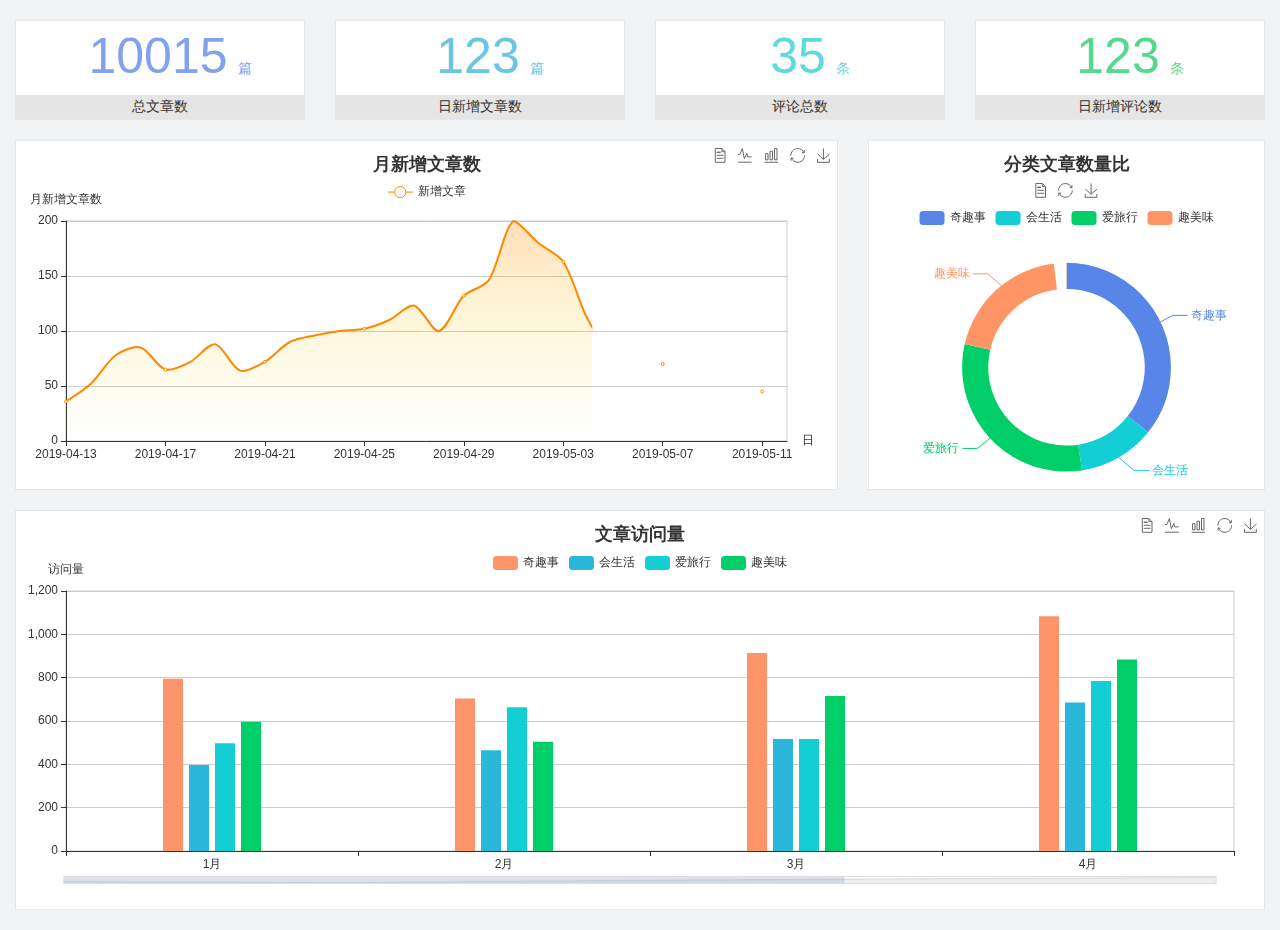
<file: home/dashboard.html>
<!DOCTYPE html>
<html lang="en">

<head>
  <meta charset="UTF-8">
  <meta name="viewport" content="width=device-width, initial-scale=1.0">
  <meta http-equiv="X-UA-Compatible" content="ie=edge">
  <title>图表统计</title>
  <link rel="stylesheet" href="../../assets/lib/bootstrap.css" />
  <link rel="stylesheet" href="../../assets/lib/main.css" />
  <script src="../../assets/lib/jquery.js"></script>
  <script type="text/javascript" src="../../assets/lib/echarts.min.js"></script>
</head>

<body>
  <div class="container-fluid">
    <div class="row spannel_list">
      <div class="col-sm-3 col-xs-6">
        <div class="spannel">
          <em>10015</em><span>篇</span>
          <b>总文章数</b>
        </div>
      </div>
      <div class="col-sm-3 col-xs-6">
        <div class="spannel scolor01">
          <em>123</em><span>篇</span>
          <b>日新增文章数</b>
        </div>
      </div>
      <div class="col-sm-3 col-xs-6">
        <div class="spannel scolor02">
          <em>35</em><span>条</span>
          <b>评论总数</b>
        </div>
      </div>
      <div class="col-sm-3 col-xs-6">
        <div class="spannel scolor03">
          <em>123</em><span>条</span>
          <b>日新增评论数</b>
        </div>
      </div>
    </div>
  </div>

  <div class="container-fluid">
    <div class="row curve-pie">
      <div class="col-lg-8 col-md-8">
        <div class="gragh_pannel" id="curve_show"></div>
      </div>
      <div class="col-lg-4 col-md-4">
        <div class="gragh_pannel" id="pie_show"></div>
      </div>
    </div>
  </div>

  <div class="container-fluid">
    <div class="column_pannel" id="column_show"></div>
  </div>

  <script>
    var oChart = echarts.init(document.getElementById('curve_show'));
    var aList_all = [
      { 'count': 36, 'date': '2019-04-13' },
      { 'count': 52, 'date': '2019-04-14' },
      { 'count': 78, 'date': '2019-04-15' },
      { 'count': 85, 'date': '2019-04-16' },
      { 'count': 65, 'date': '2019-04-17' },
      { 'count': 72, 'date': '2019-04-18' },
      { 'count': 88, 'date': '2019-04-19' },
      { 'count': 64, 'date': '2019-04-20' },
      { 'count': 72, 'date': '2019-04-21' },
      { 'count': 90, 'date': '2019-04-22' },
      { 'count': 96, 'date': '2019-04-23' },
      { 'count': 100, 'date': '2019-04-24' },
      { 'count': 102, 'date': '2019-04-25' },
      { 'count': 110, 'date': '2019-04-26' },
      { 'count': 123, 'date': '2019-04-27' },
      { 'count': 100, 'date': '2019-04-28' },
      { 'count': 132, 'date': '2019-04-29' },
      { 'count': 146, 'date': '2019-04-30' },
      { 'count': 200, 'date': '2019-05-01' },
      { 'count': 180, 'date': '2019-05-02' },
      { 'count': 163, 'date': '2019-05-03' },
      { 'count': 110, 'date': '2019-05-04' },
      { 'count': 80, 'date': '2019-05-05' },
      { 'count': 82, 'date': '2019-05-06' },
      { 'count': 70, 'date': '2019-05-07' },
      { 'count': 65, 'date': '2019-05-08' },
      { 'count': 54, 'date': '2019-05-09' },
      { 'count': 40, 'date': '2019-05-10' },
      { 'count': 45, 'date': '2019-05-11' },
      { 'count': 38, 'date': '2019-05-12' },
    ];

    let aCount = [];
    let aDate = [];

    for (var i = 0; i < aList_all.length; i++) {
      aCount.push(aList_all[i].count);
      aDate.push(aList_all[i].date);
    }

    var chartopt = {
      title: {
        text: '月新增文章数',
        left: 'center',
        top: '10'
      },
      tooltip: {
        trigger: 'axis'
      },
      legend: {
        data: ['新增文章'],
        top: '40'
      },
      toolbox: {
        show: true,
        feature: {
          mark: { show: true },
          dataView: { show: true, readOnly: false },
          magicType: { show: true, type: ['line', 'bar'] },
          restore: { show: true },
          saveAsImage: { show: true }
        }
      },
      calculable: true,
      xAxis: [
        {
          name: '日',
          type: 'category',
          boundaryGap: false,
          data: aDate
        }
      ],
      yAxis: [
        {
          name: '月新增文章数',
          type: 'value'
        }
      ],
      series: [
        {
          name: '新增文章',
          type: 'line',
          smooth: true,
          itemStyle: { normal: { areaStyle: { type: 'default' }, color: '#f80' }, lineStyle: { color: '#f80' } },
          data: aCount
        }],
      areaStyle: {
        normal: {
          color: new echarts.graphic.LinearGradient(0, 0, 0, 1, [{
            offset: 0,
            color: 'rgba(255,136,0,0.39)'
          }, {
            offset: .34,
            color: 'rgba(255,180,0,0.25)'
          }, {
            offset: 1,
            color: 'rgba(255,222,0,0.00)'
          }])

        }
      },
      grid: {
        show: true,
        x: 50,
        x2: 50,
        y: 80,
        height: 220
      }
    };

    oChart.setOption(chartopt);


    var oPie = echarts.init(document.getElementById('pie_show'));
    var oPieopt =
    {
      title: {
        top: 10,
        text: '分类文章数量比',
        x: 'center'
      },
      tooltip: {
        trigger: 'item',
        formatter: "{a} <br/>{b} : {c} ({d}%)"
      },
      color: ['#5885e8', '#13cfd5', '#00ce68', '#ff9565'],
      legend: {
        x: 'center',
        top: 65,
        data: ['奇趣事', '会生活', '爱旅行', '趣美味']
      },
      toolbox: {
        show: true,
        x: 'center',
        top: 35,
        feature: {
          mark: { show: true },
          dataView: { show: true, readOnly: false },
          magicType: {
            show: true,
            type: ['pie', 'funnel'],
            option: {
              funnel: {
                x: '25%',
                width: '50%',
                funnelAlign: 'left',
                max: 1548
              }
            }
          },
          restore: { show: true },
          saveAsImage: { show: true }
        }
      },
      calculable: true,
      series: [
        {
          name: '访问来源',
          type: 'pie',
          radius: ['45%', '60%'],
          center: ['50%', '65%'],
          data: [
            { value: 300, name: '奇趣事' },
            { value: 100, name: '会生活' },
            { value: 260, name: '爱旅行' },
            { value: 180, name: '趣美味' }
          ]
        }
      ]
    };
    oPie.setOption(oPieopt);



    var oColumn = this.echarts.init(document.getElementById('column_show'));
    var oColumnopt =
    {
      title: {
        text: '文章访问量',
        left: 'center',
        top: '10'
      },
      tooltip: {
        trigger: 'axis'
      },
      legend: {
        data: ['奇趣事', '会生活', '爱旅行', '趣美味'],
        top: '40'
      },
      toolbox: {
        show: true,
        feature: {
          mark: { show: true },
          dataView: { show: true, readOnly: false },
          magicType: { show: true, type: ['line', 'bar'] },
          restore: { show: true },
          saveAsImage: { show: true }
        }
      },
      calculable: true,
      xAxis: [
        {
          type: 'category',
          data: ['1月', '2月', '3月', '4月', '5月']
        }
      ],
      yAxis: [
        {
          name: '访问量',
          type: 'value'
        }
      ],
      series: [
        {
          name: '奇趣事',
          type: 'bar',
          barWidth: 20,
          itemStyle: {
            normal: { areaStyle: { type: 'default' }, color: '#fd956a' }
          },
          data: [800, 708, 920, 1090, 1200]
        },
        {
          name: '会生活',
          type: 'bar',
          barWidth: 20,
          itemStyle: {
            normal: { areaStyle: { type: 'default' }, color: '#2bb6db' }
          },
          data: [400, 468, 520, 690, 800]
        },
        {
          name: '爱旅行',
          type: 'bar',
          barWidth: 20,
          itemStyle: {
            normal: { areaStyle: { type: 'default' }, color: '#13cfd5' }
          },
          data: [500, 668, 520, 790, 900]
        },
        {
          name: '趣美味',
          type: 'bar',
          barWidth: 20,
          itemStyle: {
            normal: { areaStyle: { type: 'default' }, color: '#00ce68' }
          },
          data: [600, 508, 720, 890, 1000]
        }
      ],
      grid: {
        show: true,
        x: 50,
        x2: 30,
        y: 80,
        height: 260
      },
      dataZoom: [//给x轴设置滚动条
        {
          start: 0,//默认为0
          end: 100 - 1000 / 31,//默认为100
          type: 'slider',
          show: true,
          xAxisIndex: [0],
          handleSize: 0,//滑动条的 左右2个滑动条的大小
          height: 8,//组件高度
          left: 45, //左边的距离
          right: 50,//右边的距离
          bottom: 26,//右边的距离
          handleColor: '#ddd',//h滑动图标的颜色
          handleStyle: {
            borderColor: "#cacaca",
            borderWidth: "1",
            shadowBlur: 2,
            background: "#ddd",
            shadowColor: "#ddd",
          }
        }]
    };
    oColumn.setOption(oColumnopt);
  </script>
</body>

</html>
</file>
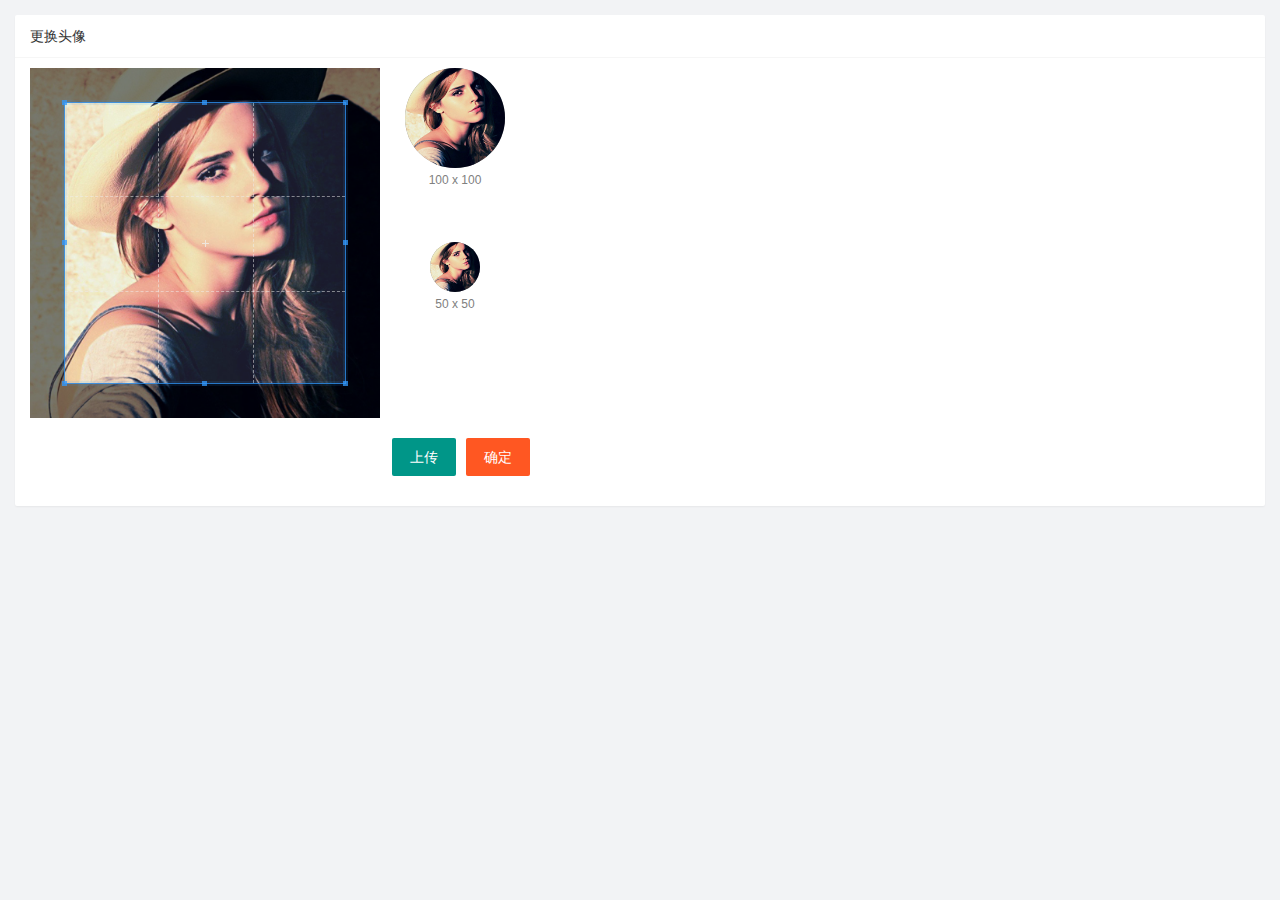
<file: user/user_avatar.html>
<!DOCTYPE html>
<html lang="en">

<head>
    <meta charset="UTF-8">
    <meta http-equiv="X-UA-Compatible" content="IE=edge">
    <meta name="viewport" content="width=device-width, initial-scale=1.0">
    <title>Document</title>
    <link rel="stylesheet" href="../assets/lib/layui/css/layui.css">
    <!-- 导入cropper -->
    <link rel="stylesheet" href="../assets/lib/cropper/cropper.css" />
    <link rel="stylesheet" href="../assets/css/user/user_avatar.css">
</head>

<body>
    <!-- 卡片区域 -->
    <div class="layui-card">
        <div class="layui-card-header">更换头像</div>
        <div class="layui-card-body">
            <!-- 第一行的图片裁剪和预览区域 -->
            <div class="row1">
                <!-- 图片裁剪区域 -->
                <div class="cropper-box">
                    <!-- 这个 img 标签很重要，将来会把它初始化为裁剪区域 -->
                    <img id="image" src="../assets/images/sample.jpg" />
                </div>
                <!-- 图片的预览区域 -->
                <div class="preview-box">
                    <div>
                        <!-- 宽高为 100px 的预览区域 -->
                        <div class="img-preview w100"></div>
                        <p class="size">100 x 100</p>
                    </div>
                    <div>
                        <!-- 宽高为 50px 的预览区域 -->
                        <div class="img-preview w50"></div>
                        <p class="size">50 x 50</p>
                    </div>
                </div>
            </div>

            <!-- 第二行的按钮区域 -->
            <div class="row2">
                <!-- 文件选择框  通过accept可以指定用户可以选择什么类型的文件-->
                <input type="file" id="file" accept="image/png,image/jpeg">
                <button type="button" class="layui-btn" id="btnChooseImage">上传</button>
                <button type="button" class="layui-btn layui-btn-danger" id="btnUpload">确定</button>
            </div>
            <div class="row2"></div>
        </div>
    </div>

    <script src="../assets/lib/layui/layui.all.js"></script>
    <script src="../assets/lib/jquery.js"></script>
    <script src="../assets/lib/cropper/Cropper.js"></script>
    <script src="../assets/lib/cropper/jquery-cropper.js"></script>
    <script src="../assets/js/baseAPI.js"></script>
    <script src="../assets/js/user/user_avatar.js"></script>
</body>

</html>
</file>
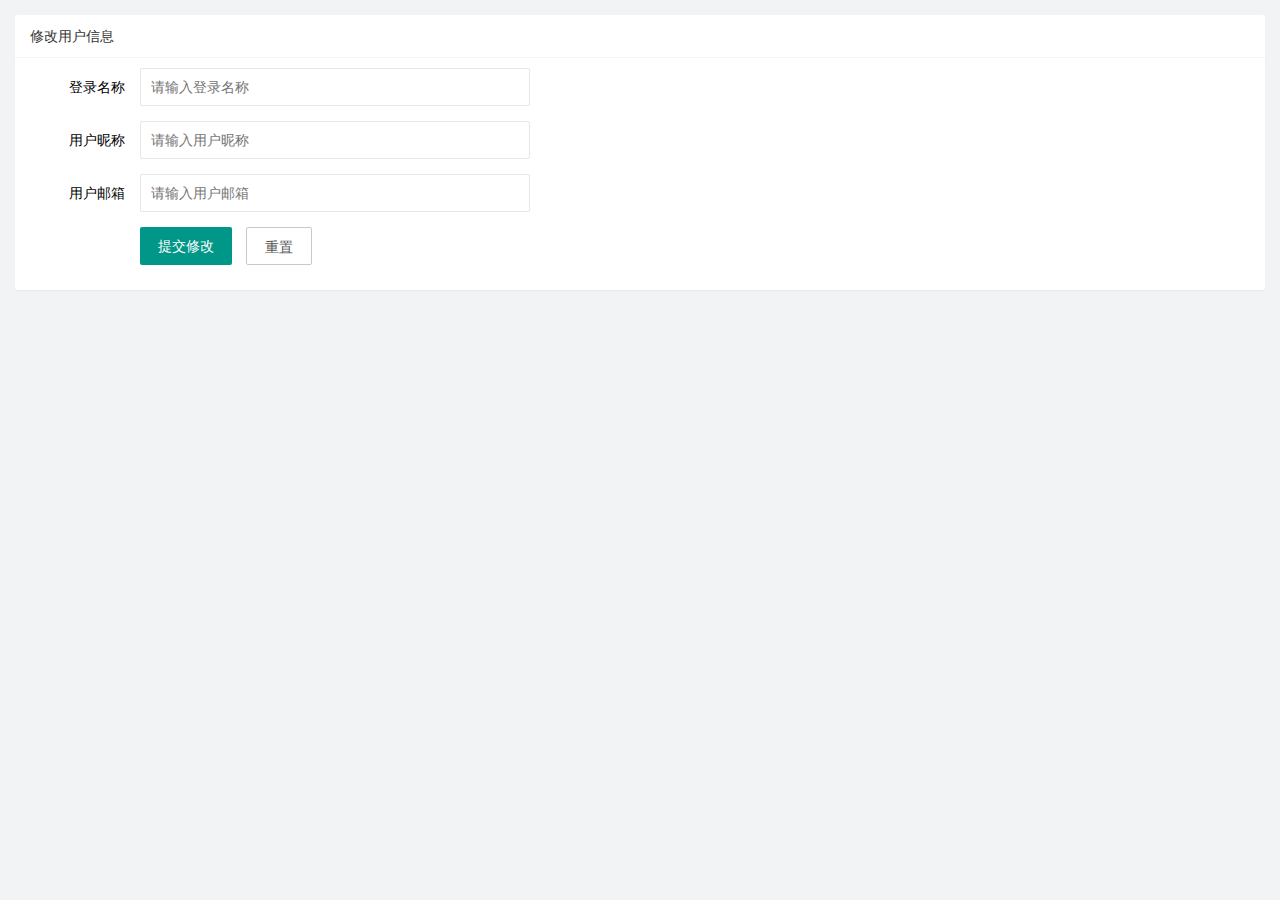
<file: user/user_info.html>
<!DOCTYPE html>
<html lang="en">

<head>
    <meta charset="UTF-8">
    <meta http-equiv="X-UA-Compatible" content="IE=edge">
    <meta name="viewport" content="width=device-width, initial-scale=1.0">
    <title>Document</title>
    <!-- 导入layui的css -->
    <link rel="stylesheet" href="../assets/lib/layui/css/layui.css">
    <!-- 导入自己的样式 -->
    <link rel="stylesheet" href="../assets/css/user/user_info.css">
</head>

<body>
    <!-- 卡片区域 -->
    <div class="layui-card">
        <div class="layui-card-header">修改用户信息</div>
        <div class="layui-card-body">
            <!-- form表单区域 -->
            <form class="layui-form" action="" lay-filter="formUserInfo">
                <!-- input type=hidden为隐藏域 -->
                <input type="hidden" name="id" value=" ">
                <div class="layui-form-item">
                    <label class="layui-form-label">登录名称</label>
                    <div class="layui-input-block">
                        <input type="text" name="username" readonly required lay-verify="required" placeholder="请输入登录名称" autocomplete="off" class="layui-input">
                    </div>
                </div>
                <div class="layui-form-item">
                    <label class="layui-form-label">用户昵称</label>
                    <div class="layui-input-block">
                        <input type="text" name="nickname" required lay-verify="required|nickname" placeholder="请输入用户昵称" autocomplete="off" class="layui-input">
                    </div>
                </div>
                <div class="layui-form-item">
                    <label class="layui-form-label">用户邮箱</label>
                    <div class="layui-input-block">
                        <input type="text" name="email" required lay-verify="required|email" placeholder="请输入用户邮箱" autocomplete="off" class="layui-input">
                    </div>
                </div>
                <div class="layui-form-item">
                    <div class="layui-input-block">
                        <button class="layui-btn" lay-submit lay-filter="formDemo">提交修改</button>
                        <button type="reset" id="btnReset" class="layui-btn layui-btn-primary">重置</button>
                    </div>
                </div>
            </form>
        </div>
    </div>

    <!-- 导入layui的js -->
    <script src="../assets/lib/layui/layui.all.js"></script>
    <!-- 导入jquery -->
    <script src="../assets/lib/jquery.js"></script>
    <!-- 导入baesAPI -->
    <script src="../assets/js/baseAPI.js"></script>

    <script src="../assets/js/user/user_info.js"></script>
</body>

</html>
</file>
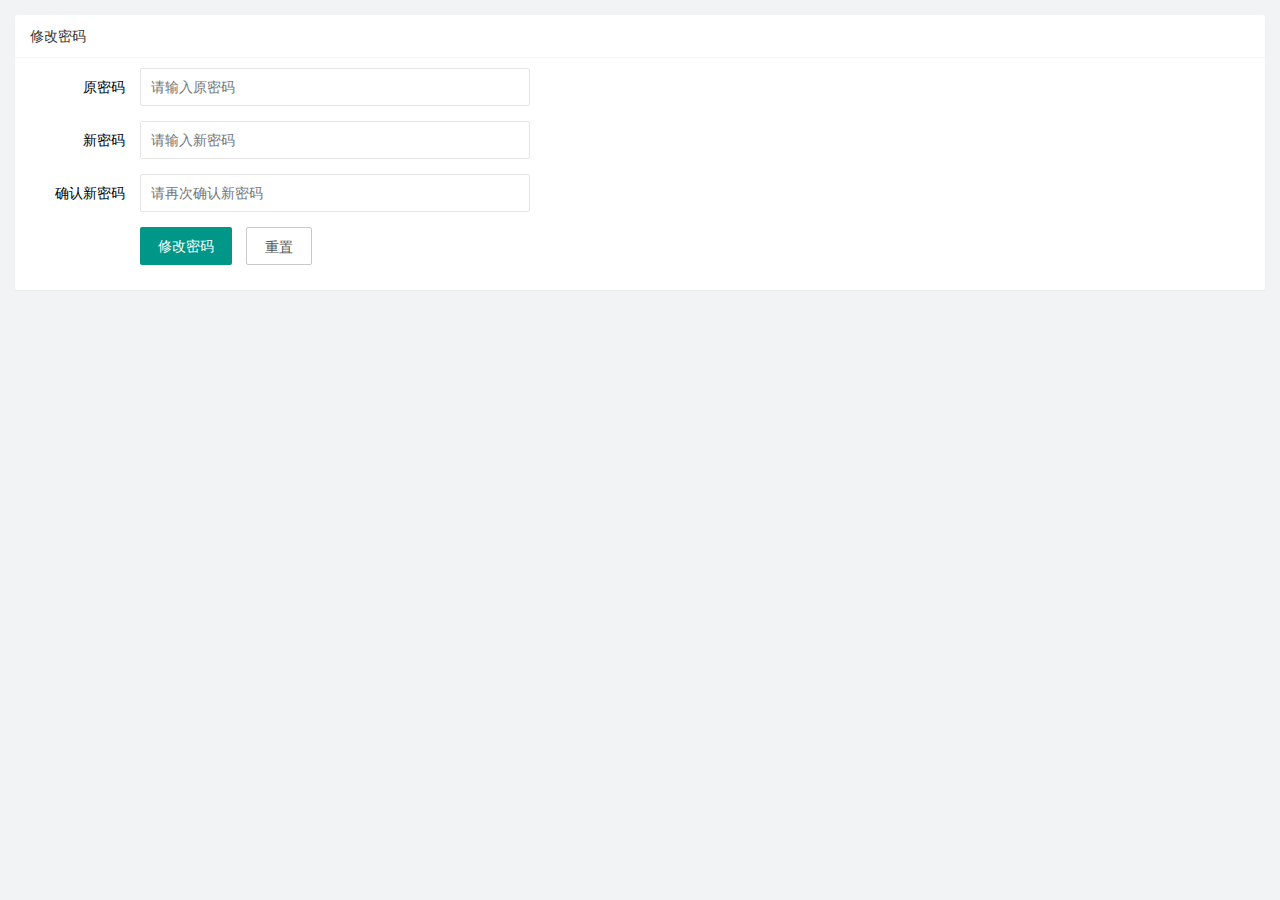
<file: user/user_pwd.html>
<!DOCTYPE html>
<html lang="en">

<head>
    <meta charset="UTF-8">
    <meta http-equiv="X-UA-Compatible" content="IE=edge">
    <meta name="viewport" content="width=device-width, initial-scale=1.0">
    <title>Document</title>
    <link rel="stylesheet" href="../assets/lib/layui/css/layui.css">
    <link rel="stylesheet" href="../assets/css/user/user_pwd.css">
</head>

<body>
    <!-- 卡片区域 -->
    <div class="layui-card">
        <div class="layui-card-header">修改密码</div>
        <div class="layui-card-body">
            <!-- form表单区域 -->
            <form class="layui-form" action="" lay-filter="formUserInfo">
                <div class="layui-form-item">
                    <label class="layui-form-label">原密码</label>
                    <div class="layui-input-block">
                        <input type="password" name="oldPwd" required lay-verify="required|pwd" placeholder="请输入原密码" autocomplete="off" class="layui-input">
                    </div>
                </div>
                <div class="layui-form-item">
                    <label class="layui-form-label">新密码</label>
                    <div class="layui-input-block">
                        <input type="password" name="newPwd" required lay-verify="required|pwd|samePwd" placeholder="请输入新密码" autocomplete="off" class="layui-input">
                    </div>
                </div>
                <div class="layui-form-item">
                    <label class="layui-form-label">确认新密码</label>
                    <div class="layui-input-block">
                        <input type="password" name="rePwd" required lay-verify="required|pwd" placeholder="请再次确认新密码" autocomplete="off" class="layui-input">
                    </div>
                </div>
                <div class="layui-form-item">
                    <div class="layui-input-block">
                        <button class="layui-btn" lay-submit lay-filter="formDemo">修改密码</button>
                        <button type="reset" id="btnReset" class="layui-btn layui-btn-primary">重置</button>
                    </div>
                </div>
            </form>
        </div>
    </div>
    <!-- 导入layui js -->
    <script src="../assets/lib/layui/layui.all.js"></script>
    <!-- 导入jquery -->
    <script src="../assets/lib/jquery.js"></script>
    <script src="../assets/js/baseAPI.js"></script>

    <script src="../assets/js/user/user_pwd.js"></script>
</body>

</html>
</file>
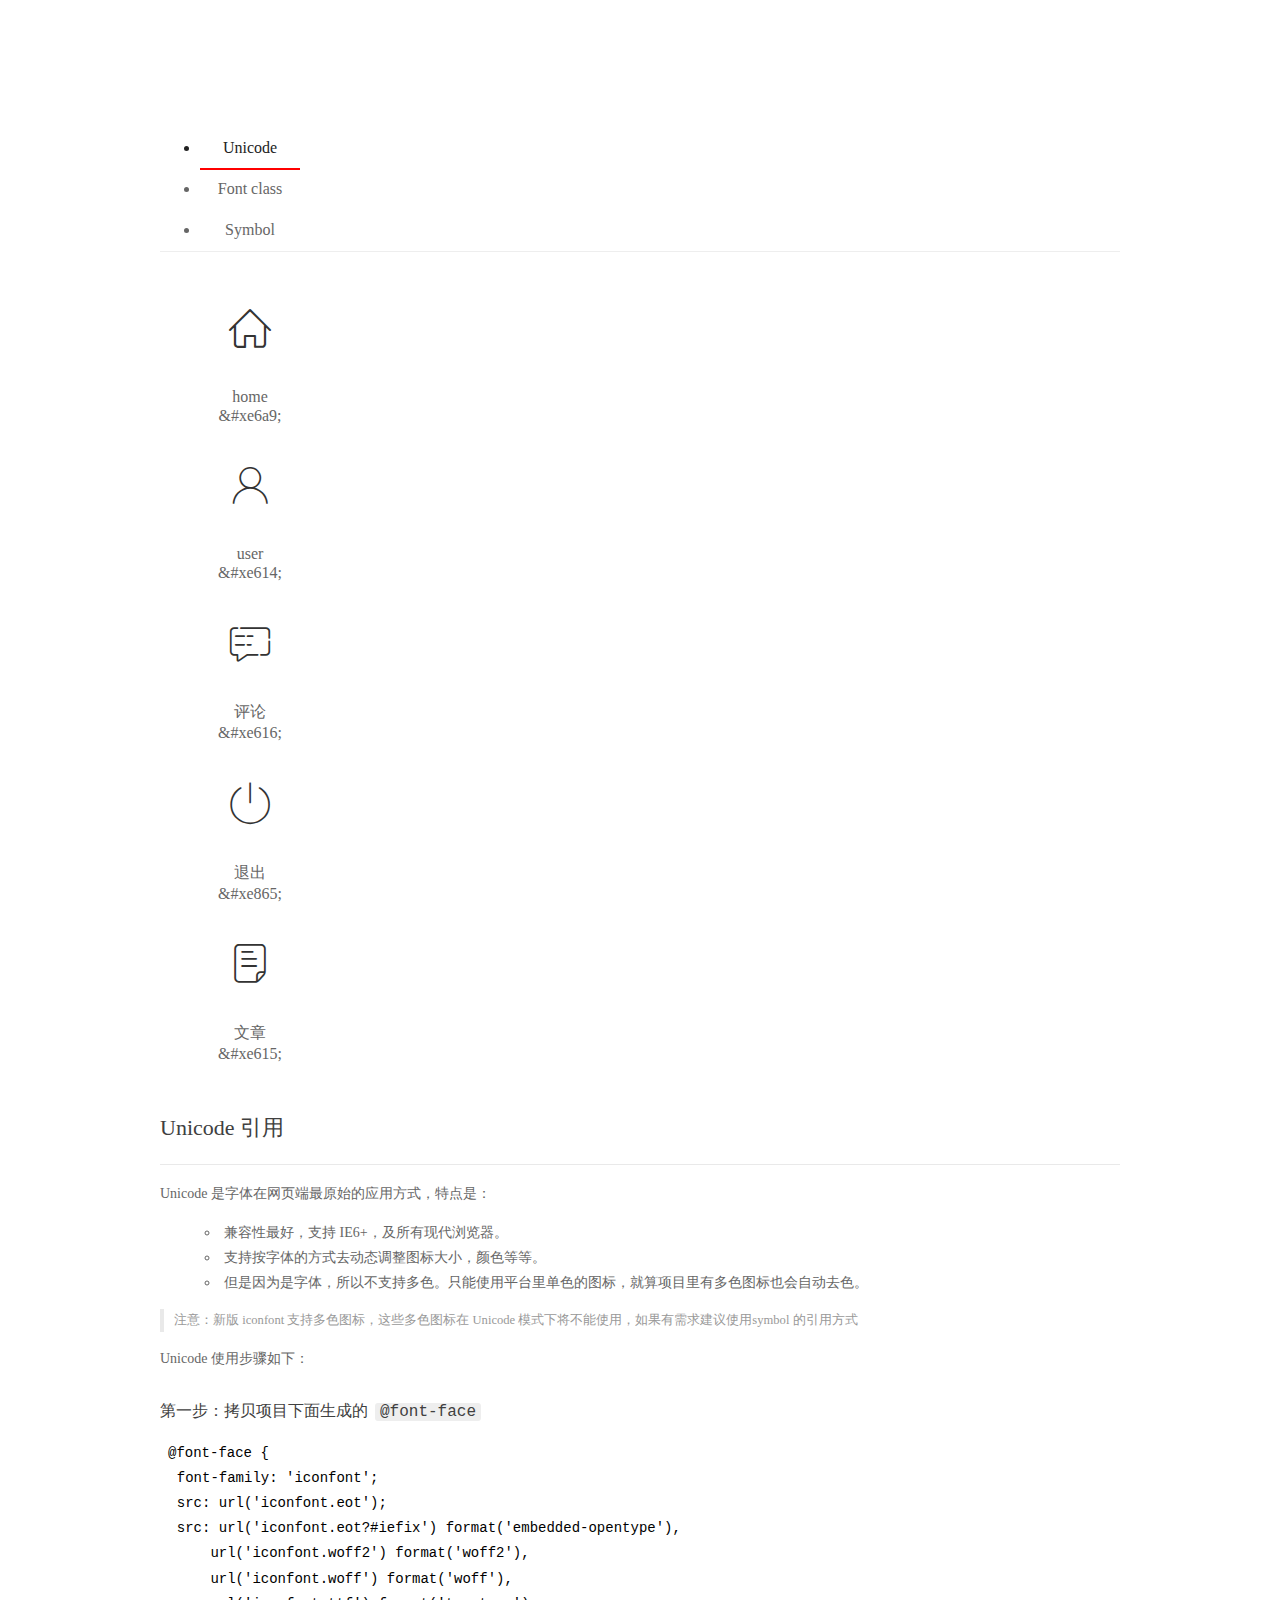
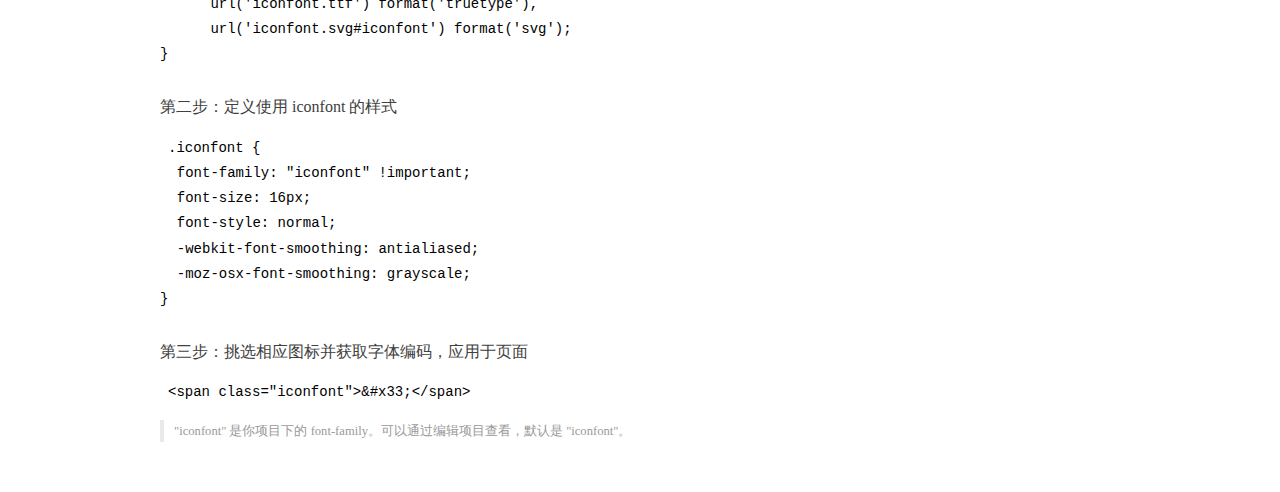
<file: assets/fonts/demo_index.html>
<!DOCTYPE html>
<html>
<head>
  <meta charset="utf-8"/>
  <title>IconFont Demo</title>
  <link rel="shortcut icon" href="https://gtms04.alicdn.com/tps/i4/TB1_oz6GVXXXXaFXpXXJDFnIXXX-64-64.ico" type="image/x-icon"/>
  <link rel="stylesheet" href="https://g.alicdn.com/thx/cube/1.3.2/cube.min.css">
  <link rel="stylesheet" href="demo.css">
  <link rel="stylesheet" href="iconfont.css">
  <script src="iconfont.js"></script>
  <!-- jQuery -->
  <script src="https://a1.alicdn.com/oss/uploads/2018/12/26/7bfddb60-08e8-11e9-9b04-53e73bb6408b.js"></script>
  <!-- 代码高亮 -->
  <script src="https://a1.alicdn.com/oss/uploads/2018/12/26/a3f714d0-08e6-11e9-8a15-ebf944d7534c.js"></script>
</head>
<body>
  <div class="main">
    <h1 class="logo"><a href="https://www.iconfont.cn/" title="iconfont 首页" target="_blank">&#xe86b;</a></h1>
    <div class="nav-tabs">
      <ul id="tabs" class="dib-box">
        <li class="dib active"><span>Unicode</span></li>
        <li class="dib"><span>Font class</span></li>
        <li class="dib"><span>Symbol</span></li>
      </ul>
      
    </div>
    <div class="tab-container">
      <div class="content unicode" style="display: block;">
          <ul class="icon_lists dib-box">
          
            <li class="dib">
              <span class="icon iconfont">&#xe6a9;</span>
                <div class="name">home</div>
                <div class="code-name">&amp;#xe6a9;</div>
              </li>
          
            <li class="dib">
              <span class="icon iconfont">&#xe614;</span>
                <div class="name">user</div>
                <div class="code-name">&amp;#xe614;</div>
              </li>
          
            <li class="dib">
              <span class="icon iconfont">&#xe616;</span>
                <div class="name">评论</div>
                <div class="code-name">&amp;#xe616;</div>
              </li>
          
            <li class="dib">
              <span class="icon iconfont">&#xe865;</span>
                <div class="name">退出</div>
                <div class="code-name">&amp;#xe865;</div>
              </li>
          
            <li class="dib">
              <span class="icon iconfont">&#xe615;</span>
                <div class="name">文章</div>
                <div class="code-name">&amp;#xe615;</div>
              </li>
          
          </ul>
          <div class="article markdown">
          <h2 id="unicode-">Unicode 引用</h2>
          <hr>

          <p>Unicode 是字体在网页端最原始的应用方式，特点是：</p>
          <ul>
            <li>兼容性最好，支持 IE6+，及所有现代浏览器。</li>
            <li>支持按字体的方式去动态调整图标大小，颜色等等。</li>
            <li>但是因为是字体，所以不支持多色。只能使用平台里单色的图标，就算项目里有多色图标也会自动去色。</li>
          </ul>
          <blockquote>
            <p>注意：新版 iconfont 支持多色图标，这些多色图标在 Unicode 模式下将不能使用，如果有需求建议使用symbol 的引用方式</p>
          </blockquote>
          <p>Unicode 使用步骤如下：</p>
          <h3 id="-font-face">第一步：拷贝项目下面生成的 <code>@font-face</code></h3>
<pre><code class="language-css"
>@font-face {
  font-family: 'iconfont';
  src: url('iconfont.eot');
  src: url('iconfont.eot?#iefix') format('embedded-opentype'),
      url('iconfont.woff2') format('woff2'),
      url('iconfont.woff') format('woff'),
      url('iconfont.ttf') format('truetype'),
      url('iconfont.svg#iconfont') format('svg');
}
</code></pre>
          <h3 id="-iconfont-">第二步：定义使用 iconfont 的样式</h3>
<pre><code class="language-css"
>.iconfont {
  font-family: "iconfont" !important;
  font-size: 16px;
  font-style: normal;
  -webkit-font-smoothing: antialiased;
  -moz-osx-font-smoothing: grayscale;
}
</code></pre>
          <h3 id="-">第三步：挑选相应图标并获取字体编码，应用于页面</h3>
<pre>
<code class="language-html"
>&lt;span class="iconfont"&gt;&amp;#x33;&lt;/span&gt;
</code></pre>
          <blockquote>
            <p>"iconfont" 是你项目下的 font-family。可以通过编辑项目查看，默认是 "iconfont"。</p>
          </blockquote>
          </div>
      </div>
      <div class="content font-class">
        <ul class="icon_lists dib-box">
          
          <li class="dib">
            <span class="icon iconfont icon-home"></span>
            <div class="name">
              home
            </div>
            <div class="code-name">.icon-home
            </div>
          </li>
          
          <li class="dib">
            <span class="icon iconfont icon-user"></span>
            <div class="name">
              user
            </div>
            <div class="code-name">.icon-user
            </div>
          </li>
          
          <li class="dib">
            <span class="icon iconfont icon-pinglun"></span>
            <div class="name">
              评论
            </div>
            <div class="code-name">.icon-pinglun
            </div>
          </li>
          
          <li class="dib">
            <span class="icon iconfont icon-tuichu"></span>
            <div class="name">
              退出
            </div>
            <div class="code-name">.icon-tuichu
            </div>
          </li>
          
          <li class="dib">
            <span class="icon iconfont icon-16"></span>
            <div class="name">
              文章
            </div>
            <div class="code-name">.icon-16
            </div>
          </li>
          
        </ul>
        <div class="article markdown">
        <h2 id="font-class-">font-class 引用</h2>
        <hr>

        <p>font-class 是 Unicode 使用方式的一种变种，主要是解决 Unicode 书写不直观，语意不明确的问题。</p>
        <p>与 Unicode 使用方式相比，具有如下特点：</p>
        <ul>
          <li>兼容性良好，支持 IE8+，及所有现代浏览器。</li>
          <li>相比于 Unicode 语意明确，书写更直观。可以很容易分辨这个 icon 是什么。</li>
          <li>因为使用 class 来定义图标，所以当要替换图标时，只需要修改 class 里面的 Unicode 引用。</li>
          <li>不过因为本质上还是使用的字体，所以多色图标还是不支持的。</li>
        </ul>
        <p>使用步骤如下：</p>
        <h3 id="-fontclass-">第一步：引入项目下面生成的 fontclass 代码：</h3>
<pre><code class="language-html">&lt;link rel="stylesheet" href="./iconfont.css"&gt;
</code></pre>
        <h3 id="-">第二步：挑选相应图标并获取类名，应用于页面：</h3>
<pre><code class="language-html">&lt;span class="iconfont icon-xxx"&gt;&lt;/span&gt;
</code></pre>
        <blockquote>
          <p>"
            iconfont" 是你项目下的 font-family。可以通过编辑项目查看，默认是 "iconfont"。</p>
        </blockquote>
      </div>
      </div>
      <div class="content symbol">
          <ul class="icon_lists dib-box">
          
            <li class="dib">
                <svg class="icon svg-icon" aria-hidden="true">
                  <use xlink:href="#icon-home"></use>
                </svg>
                <div class="name">home</div>
                <div class="code-name">#icon-home</div>
            </li>
          
            <li class="dib">
                <svg class="icon svg-icon" aria-hidden="true">
                  <use xlink:href="#icon-user"></use>
                </svg>
                <div class="name">user</div>
                <div class="code-name">#icon-user</div>
            </li>
          
            <li class="dib">
                <svg class="icon svg-icon" aria-hidden="true">
                  <use xlink:href="#icon-pinglun"></use>
                </svg>
                <div class="name">评论</div>
                <div class="code-name">#icon-pinglun</div>
            </li>
          
            <li class="dib">
                <svg class="icon svg-icon" aria-hidden="true">
                  <use xlink:href="#icon-tuichu"></use>
                </svg>
                <div class="name">退出</div>
                <div class="code-name">#icon-tuichu</div>
            </li>
          
            <li class="dib">
                <svg class="icon svg-icon" aria-hidden="true">
                  <use xlink:href="#icon-16"></use>
                </svg>
                <div class="name">文章</div>
                <div class="code-name">#icon-16</div>
            </li>
          
          </ul>
          <div class="article markdown">
          <h2 id="symbol-">Symbol 引用</h2>
          <hr>

          <p>这是一种全新的使用方式，应该说这才是未来的主流，也是平台目前推荐的用法。相关介绍可以参考这篇<a href="">文章</a>
            这种用法其实是做了一个 SVG 的集合，与另外两种相比具有如下特点：</p>
          <ul>
            <li>支持多色图标了，不再受单色限制。</li>
            <li>通过一些技巧，支持像字体那样，通过 <code>font-size</code>, <code>color</code> 来调整样式。</li>
            <li>兼容性较差，支持 IE9+，及现代浏览器。</li>
            <li>浏览器渲染 SVG 的性能一般，还不如 png。</li>
          </ul>
          <p>使用步骤如下：</p>
          <h3 id="-symbol-">第一步：引入项目下面生成的 symbol 代码：</h3>
<pre><code class="language-html">&lt;script src="./iconfont.js"&gt;&lt;/script&gt;
</code></pre>
          <h3 id="-css-">第二步：加入通用 CSS 代码（引入一次就行）：</h3>
<pre><code class="language-html">&lt;style&gt;
.icon {
  width: 1em;
  height: 1em;
  vertical-align: -0.15em;
  fill: currentColor;
  overflow: hidden;
}
&lt;/style&gt;
</code></pre>
          <h3 id="-">第三步：挑选相应图标并获取类名，应用于页面：</h3>
<pre><code class="language-html">&lt;svg class="icon" aria-hidden="true"&gt;
  &lt;use xlink:href="#icon-xxx"&gt;&lt;/use&gt;
&lt;/svg&gt;
</code></pre>
          </div>
      </div>

    </div>
  </div>
  <script>
  $(document).ready(function () {
      $('.tab-container .content:first').show()

      $('#tabs li').click(function (e) {
        var tabContent = $('.tab-container .content')
        var index = $(this).index()

        if ($(this).hasClass('active')) {
          return
        } else {
          $('#tabs li').removeClass('active')
          $(this).addClass('active')

          tabContent.hide().eq(index).fadeIn()
        }
      })
    })
  </script>
</body>
</html>
</file>
<file: assets/lib/main.css>
body{
    font-family:'MicroSoft YaHei';
    background-color: #f2f3f5;
}
.main_wrap{
    position:fixed;
    width:100%;
    height:100%;
    left:0px;
    top:0px;
    background:url('../images/login_bg.jpg'); 
    background-size:100% 100%; 
  }
.header{
    width:1200px;
    overflow: hidden;
    margin:20px auto 0;
}
.heade .logo{
    float: left;
}
.header .copyright{
    float:right;
    font-size:12px;
    color:#fff;
    text-align:right;
    line-height:20px;
    margin-top:10px;
}
.login_form_con{
    position:absolute;
    left:50%;
    top:50%;
    margin-left:-200px;
    margin-top:-155px;
    width:400px;
    height:310px;
    background-color: #edeff0;
}

.login_form{
    position: relative;
}

.login_form .icon-user{
    position:absolute;
    font-size:16px;
    color:#999;
    left:46px;
    top:12px;
}
.login_form .icon-key{
    position:absolute;
    font-size:18px;
    color:#999;
    left:46px;
    top:78px;
}
.login_title{
    height:60px;
    background:url('../images/login_title.png') center center no-repeat #fff;
}
.input_txt,.input_pass,.input_sub{
    display:block;
    width:334px;
    height:37px;
    padding:0px;
    text-indent:40px;
    border:1px solid #ddd;
    margin:27px auto 0;
    outline:none;
}
.input_sub{
    margin-top:40px;
    height:42px;
    background-color: #19b9e7;
    text-indent:0px;
    font-size:18px;
    color:#fff;
    cursor: pointer;
}
.input_sub:hover{
    background-color: #08a0cc;
}

.sider{
    position:fixed;
    left:0;
    top:0;
    bottom:0;
    width:210px;
    background-color: #323745;
}
.sider .logo{
    display:block;
    height:56px;
    background-color: #242732;
    overflow: hidden;
}
.sider .logo img{
    display:block;
    margin:6px auto 0;
}
.user_info{
    height:79px;
    border-bottom:1px solid #5a5e6b;
}

.user_info img{
    float: left;
    width:40px;
    height:40px;
    border-radius:20px;
    margin:19px 0 0 30px;
}
.user_info span{
    float: left;
    width:120px;
    font-size:12px;
    color:#fff;
    margin:23px 0 0 20px;
}
.user_info b{
    float: left;
    width: 120px;
    font-weight:normal;
    font-size:12px;
    color:#adafb5;
    margin:2px 0 0 20px;
}

.menu .level01{
    height:50px;
    line-height:50px;
}
.menu .level01 a{
    display:block;
    height:50px;
    font-size:12px;
    color:#adafb5;
    overflow: hidden;
}
.menu .level01.active a{
    background-color: #1378f0;
    color:#fff;
}
.menu .level01.active i{
    color:#fff;
}

.menu .level01 a:hover{
    background-color: #1378f0;
    color:#fff;
}
.menu .level01 a:hover i{
    color:#fff;
}
.menu .level01 i{
    color:#61646f;
    font-size:22px;
    float: left;
    margin-left:26px;
}
.menu .level01 span{
    float: left;
    margin-left:10px;
}
.menu .level01 b{
    float: right;
    margin-right:20px;
    font-weight:normal;
    transform:rotate(90deg);
    transition:all 500ms ease;
}

.menu .level01 .rotate0{
    transform:rotate(0deg);
}

.menu .level02{
    background: #242732;
    display:none;
}


.menu .level02 li{
    height:40px;
    line-height:40px;
}
.menu .level02 li a{
    display:block;
    height:40px;
    font-size:12px;
    color:#adafb5;
    overflow: hidden;
}

.menu .level02 li a:hover{
    background-color: #1378f0;
    color:#fff;
}

.menu .level02 li i{
    font-size:12px;
    float: left;
    margin-left:60px;
}
.menu .level02 li span{
    font-size:12px;
    float: left;
    margin-left:5px;
}

.menu .level02 .active a{
    color:#ffae00;
}

.header_bar{
    position:fixed;
    left:210px;
    right:0;
    top:0;
    height:56px;
    background-color: #fff;
}

.main{
    position:fixed;
    left:210px;
    top:56px;
    right:0;
    bottom:0;
    background-color: #f2f3f5;
}

.search_form{
    width:218px;
    height:33px;
    border:1px solid #ddd;
    background-color: #f2f3f5;
    border-radius:16px;
    float: left;
    margin:12px 0 0 27px;
}

.search_form input{
    padding:0px;
    margin:0px;
    border:0px;
    float: left;
    background-color: #f2f3f5;
    font-size:12px;
    width:175px;
    height:31px;
    margin-left:12px;
    outline:none;
   
}

.search_form .icon-search{
    line-height:33px;
    cursor: pointer;
    font-size:18px;
    color:#abaebb;
}
.user_center_link{
    float:right;

}
.user_center_link a{
    line-height:56px;
    font-size:12px;
    color:#999;
    margin-right:15px;
}
.user_center_link a:hover{
    color:#ffae00
}

.user_center_link img{
    width:42px;
    height:42px;
    border-radius:32px;
    margin-right:10px;
}

.spannel_list{
    margin-top:20px;
}

.spannel{
	height:100px;
	overflow:hidden;
	text-align:center;
    position:relative;
    background-color: #fff;
    border:1px solid #e7e7e9;
    margin-bottom:20px;
}

.spannel em{
    font-style:normal;
	font-size:50px;
	line-height:50px;
	display:inline-block;
	margin:10px 0 0 20px;
	font-family:'Arial';
	color:#83a2ed;
}

.spannel span{
	font-size:14px;
	display:inline-block;
	color:#83a2ed;
	margin-left:10px;
}

.spannel b{
	position:absolute;
	left:0;
	bottom:0;
	width:100%;
	line-height:24px;
	background:#e5e5e5;
	color:#333;
	font-size:14px;
	font-weight:normal;
}

.scolor01 em,.scolor01 span{
	color:#6ac6e2;
}

.scolor02 em,.scolor02 span{
	color:#5fd9de;
}

.scolor03 em,.scolor03 span{
	color:#58d88e;
}


.gragh_pannel{
    height:350px;
    border:1px solid #e7e7e9;
    background-color: #fff!important; 
    margin-bottom:20px;  
}

.column_pannel{
    margin-bottom:20px;
    height:400px;
    border:1px solid #e7e7e9;
    background-color: #fff!important;   
}

.common_title{
    line-height:42px;
    background-color: #fbfbfb;
    border:1px solid #e7e7e9;
    margin-top:20px;
    text-indent: 15px;
    font-size:14px;
    color:#333;
}

.common_con{
    border:1px solid #e7e7e9;
    border-top:0px;
    background-color: #fff;
    padding-bottom:20px;
    margin-bottom:20px;
}
.opt_btns{
    margin-top:20px;
}

.mp20{
    margin-top:20px;
}

.pagination{   
   margin:0;
}

.article_form{
    margin-top:20px;
}

.form-group{
    margin-bottom:25px;
}

.form-group label{
    font-weight:normal;
    color:#666;
}

.icon-icondate{
    line-height:16px;
}

.user_pic{
    width:100px;
    height:100px;
    margin-bottom:10px;
}

.article_cover{
    width:200px;
    height:200px;
    margin-bottom:10px;
}
</file>
<file: assets/lib/layui/css/layui.css>
/** layui-v2.5.5 MIT License By https://www.layui.com */
 .layui-inline,img{display:inline-block;vertical-align:middle}h1,h2,h3,h4,h5,h6{font-weight:400}.layui-edge,.layui-header,.layui-inline,.layui-main{position:relative}.layui-body,.layui-edge,.layui-elip{overflow:hidden}.layui-btn,.layui-edge,.layui-inline,img{vertical-align:middle}.layui-btn,.layui-disabled,.layui-icon,.layui-unselect{-moz-user-select:none;-webkit-user-select:none;-ms-user-select:none}.layui-elip,.layui-form-checkbox span,.layui-form-pane .layui-form-label{text-overflow:ellipsis;white-space:nowrap}.layui-breadcrumb,.layui-tree-btnGroup{visibility:hidden}blockquote,body,button,dd,div,dl,dt,form,h1,h2,h3,h4,h5,h6,input,li,ol,p,pre,td,textarea,th,ul{margin:0;padding:0;-webkit-tap-highlight-color:rgba(0,0,0,0)}a:active,a:hover{outline:0}img{border:none}li{list-style:none}table{border-collapse:collapse;border-spacing:0}h4,h5,h6{font-size:100%}button,input,optgroup,option,select,textarea{font-family:inherit;font-size:inherit;font-style:inherit;font-weight:inherit;outline:0}pre{white-space:pre-wrap;white-space:-moz-pre-wrap;white-space:-pre-wrap;white-space:-o-pre-wrap;word-wrap:break-word}body{line-height:24px;font:14px Helvetica Neue,Helvetica,PingFang SC,Tahoma,Arial,sans-serif}hr{height:1px;margin:10px 0;border:0;clear:both}a{color:#333;text-decoration:none}a:hover{color:#777}a cite{font-style:normal;*cursor:pointer}.layui-border-box,.layui-border-box *{box-sizing:border-box}.layui-box,.layui-box *{box-sizing:content-box}.layui-clear{clear:both;*zoom:1}.layui-clear:after{content:'\20';clear:both;*zoom:1;display:block;height:0}.layui-inline{*display:inline;*zoom:1}.layui-edge{display:inline-block;width:0;height:0;border-width:6px;border-style:dashed;border-color:transparent}.layui-edge-top{top:-4px;border-bottom-color:#999;border-bottom-style:solid}.layui-edge-right{border-left-color:#999;border-left-style:solid}.layui-edge-bottom{top:2px;border-top-color:#999;border-top-style:solid}.layui-edge-left{border-right-color:#999;border-right-style:solid}.layui-disabled,.layui-disabled:hover{color:#d2d2d2!important;cursor:not-allowed!important}.layui-circle{border-radius:100%}.layui-show{display:block!important}.layui-hide{display:none!important}@font-face{font-family:layui-icon;src:url(../font/iconfont.eot?v=250);src:url(../font/iconfont.eot?v=250#iefix) format('embedded-opentype'),url(../font/iconfont.woff2?v=250) format('woff2'),url(../font/iconfont.woff?v=250) format('woff'),url(../font/iconfont.ttf?v=250) format('truetype'),url(../font/iconfont.svg?v=250#layui-icon) format('svg')}.layui-icon{font-family:layui-icon!important;font-size:16px;font-style:normal;-webkit-font-smoothing:antialiased;-moz-osx-font-smoothing:grayscale}.layui-icon-reply-fill:before{content:"\e611"}.layui-icon-set-fill:before{content:"\e614"}.layui-icon-menu-fill:before{content:"\e60f"}.layui-icon-search:before{content:"\e615"}.layui-icon-share:before{content:"\e641"}.layui-icon-set-sm:before{content:"\e620"}.layui-icon-engine:before{content:"\e628"}.layui-icon-close:before{content:"\1006"}.layui-icon-close-fill:before{content:"\1007"}.layui-icon-chart-screen:before{content:"\e629"}.layui-icon-star:before{content:"\e600"}.layui-icon-circle-dot:before{content:"\e617"}.layui-icon-chat:before{content:"\e606"}.layui-icon-release:before{content:"\e609"}.layui-icon-list:before{content:"\e60a"}.layui-icon-chart:before{content:"\e62c"}.layui-icon-ok-circle:before{content:"\1005"}.layui-icon-layim-theme:before{content:"\e61b"}.layui-icon-table:before{content:"\e62d"}.layui-icon-right:before{content:"\e602"}.layui-icon-left:before{content:"\e603"}.layui-icon-cart-simple:before{content:"\e698"}.layui-icon-face-cry:before{content:"\e69c"}.layui-icon-face-smile:before{content:"\e6af"}.layui-icon-survey:before{content:"\e6b2"}.layui-icon-tree:before{content:"\e62e"}.layui-icon-upload-circle:before{content:"\e62f"}.layui-icon-add-circle:before{content:"\e61f"}.layui-icon-download-circle:before{content:"\e601"}.layui-icon-templeate-1:before{content:"\e630"}.layui-icon-util:before{content:"\e631"}.layui-icon-face-surprised:before{content:"\e664"}.layui-icon-edit:before{content:"\e642"}.layui-icon-speaker:before{content:"\e645"}.layui-icon-down:before{content:"\e61a"}.layui-icon-file:before{content:"\e621"}.layui-icon-layouts:before{content:"\e632"}.layui-icon-rate-half:before{content:"\e6c9"}.layui-icon-add-circle-fine:before{content:"\e608"}.layui-icon-prev-circle:before{content:"\e633"}.layui-icon-read:before{content:"\e705"}.layui-icon-404:before{content:"\e61c"}.layui-icon-carousel:before{content:"\e634"}.layui-icon-help:before{content:"\e607"}.layui-icon-code-circle:before{content:"\e635"}.layui-icon-water:before{content:"\e636"}.layui-icon-username:before{content:"\e66f"}.layui-icon-find-fill:before{content:"\e670"}.layui-icon-about:before{content:"\e60b"}.layui-icon-location:before{content:"\e715"}.layui-icon-up:before{content:"\e619"}.layui-icon-pause:before{content:"\e651"}.layui-icon-date:before{content:"\e637"}.layui-icon-layim-uploadfile:before{content:"\e61d"}.layui-icon-delete:before{content:"\e640"}.layui-icon-play:before{content:"\e652"}.layui-icon-top:before{content:"\e604"}.layui-icon-friends:before{content:"\e612"}.layui-icon-refresh-3:before{content:"\e9aa"}.layui-icon-ok:before{content:"\e605"}.layui-icon-layer:before{content:"\e638"}.layui-icon-face-smile-fine:before{content:"\e60c"}.layui-icon-dollar:before{content:"\e659"}.layui-icon-group:before{content:"\e613"}.layui-icon-layim-download:before{content:"\e61e"}.layui-icon-picture-fine:before{content:"\e60d"}.layui-icon-link:before{content:"\e64c"}.layui-icon-diamond:before{content:"\e735"}.layui-icon-log:before{content:"\e60e"}.layui-icon-rate-solid:before{content:"\e67a"}.layui-icon-fonts-del:before{content:"\e64f"}.layui-icon-unlink:before{content:"\e64d"}.layui-icon-fonts-clear:before{content:"\e639"}.layui-icon-triangle-r:before{content:"\e623"}.layui-icon-circle:before{content:"\e63f"}.layui-icon-radio:before{content:"\e643"}.layui-icon-align-center:before{content:"\e647"}.layui-icon-align-right:before{content:"\e648"}.layui-icon-align-left:before{content:"\e649"}.layui-icon-loading-1:before{content:"\e63e"}.layui-icon-return:before{content:"\e65c"}.layui-icon-fonts-strong:before{content:"\e62b"}.layui-icon-upload:before{content:"\e67c"}.layui-icon-dialogue:before{content:"\e63a"}.layui-icon-video:before{content:"\e6ed"}.layui-icon-headset:before{content:"\e6fc"}.layui-icon-cellphone-fine:before{content:"\e63b"}.layui-icon-add-1:before{content:"\e654"}.layui-icon-face-smile-b:before{content:"\e650"}.layui-icon-fonts-html:before{content:"\e64b"}.layui-icon-form:before{content:"\e63c"}.layui-icon-cart:before{content:"\e657"}.layui-icon-camera-fill:before{content:"\e65d"}.layui-icon-tabs:before{content:"\e62a"}.layui-icon-fonts-code:before{content:"\e64e"}.layui-icon-fire:before{content:"\e756"}.layui-icon-set:before{content:"\e716"}.layui-icon-fonts-u:before{content:"\e646"}.layui-icon-triangle-d:before{content:"\e625"}.layui-icon-tips:before{content:"\e702"}.layui-icon-picture:before{content:"\e64a"}.layui-icon-more-vertical:before{content:"\e671"}.layui-icon-flag:before{content:"\e66c"}.layui-icon-loading:before{content:"\e63d"}.layui-icon-fonts-i:before{content:"\e644"}.layui-icon-refresh-1:before{content:"\e666"}.layui-icon-rmb:before{content:"\e65e"}.layui-icon-home:before{content:"\e68e"}.layui-icon-user:before{content:"\e770"}.layui-icon-notice:before{content:"\e667"}.layui-icon-login-weibo:before{content:"\e675"}.layui-icon-voice:before{content:"\e688"}.layui-icon-upload-drag:before{content:"\e681"}.layui-icon-login-qq:before{content:"\e676"}.layui-icon-snowflake:before{content:"\e6b1"}.layui-icon-file-b:before{content:"\e655"}.layui-icon-template:before{content:"\e663"}.layui-icon-auz:before{content:"\e672"}.layui-icon-console:before{content:"\e665"}.layui-icon-app:before{content:"\e653"}.layui-icon-prev:before{content:"\e65a"}.layui-icon-website:before{content:"\e7ae"}.layui-icon-next:before{content:"\e65b"}.layui-icon-component:before{content:"\e857"}.layui-icon-more:before{content:"\e65f"}.layui-icon-login-wechat:before{content:"\e677"}.layui-icon-shrink-right:before{content:"\e668"}.layui-icon-spread-left:before{content:"\e66b"}.layui-icon-camera:before{content:"\e660"}.layui-icon-note:before{content:"\e66e"}.layui-icon-refresh:before{content:"\e669"}.layui-icon-female:before{content:"\e661"}.layui-icon-male:before{content:"\e662"}.layui-icon-password:before{content:"\e673"}.layui-icon-senior:before{content:"\e674"}.layui-icon-theme:before{content:"\e66a"}.layui-icon-tread:before{content:"\e6c5"}.layui-icon-praise:before{content:"\e6c6"}.layui-icon-star-fill:before{content:"\e658"}.layui-icon-rate:before{content:"\e67b"}.layui-icon-template-1:before{content:"\e656"}.layui-icon-vercode:before{content:"\e679"}.layui-icon-cellphone:before{content:"\e678"}.layui-icon-screen-full:before{content:"\e622"}.layui-icon-screen-restore:before{content:"\e758"}.layui-icon-cols:before{content:"\e610"}.layui-icon-export:before{content:"\e67d"}.layui-icon-print:before{content:"\e66d"}.layui-icon-slider:before{content:"\e714"}.layui-icon-addition:before{content:"\e624"}.layui-icon-subtraction:before{content:"\e67e"}.layui-icon-service:before{content:"\e626"}.layui-icon-transfer:before{content:"\e691"}.layui-main{width:1140px;margin:0 auto}.layui-header{z-index:1000;height:60px}.layui-header a:hover{transition:all .5s;-webkit-transition:all .5s}.layui-side{position:fixed;left:0;top:0;bottom:0;z-index:999;width:200px;overflow-x:hidden}.layui-side-scroll{position:relative;width:220px;height:100%;overflow-x:hidden}.layui-body{position:absolute;left:200px;right:0;top:0;bottom:0;z-index:998;width:auto;overflow-y:auto;box-sizing:border-box}.layui-layout-body{overflow:hidden}.layui-layout-admin .layui-header{background-color:#23262E}.layui-layout-admin .layui-side{top:60px;width:200px;overflow-x:hidden}.layui-layout-admin .layui-body{position:fixed;top:60px;bottom:44px}.layui-layout-admin .layui-main{width:auto;margin:0 15px}.layui-layout-admin .layui-footer{position:fixed;left:200px;right:0;bottom:0;height:44px;line-height:44px;padding:0 15px;background-color:#eee}.layui-layout-admin .layui-logo{position:absolute;left:0;top:0;width:200px;height:100%;line-height:60px;text-align:center;color:#009688;font-size:16px}.layui-layout-admin .layui-header .layui-nav{background:0 0}.layui-layout-left{position:absolute!important;left:200px;top:0}.layui-layout-right{position:absolute!important;right:0;top:0}.layui-container{position:relative;margin:0 auto;padding:0 15px;box-sizing:border-box}.layui-fluid{position:relative;margin:0 auto;padding:0 15px}.layui-row:after,.layui-row:before{content:'';display:block;clear:both}.layui-col-lg1,.layui-col-lg10,.layui-col-lg11,.layui-col-lg12,.layui-col-lg2,.layui-col-lg3,.layui-col-lg4,.layui-col-lg5,.layui-col-lg6,.layui-col-lg7,.layui-col-lg8,.layui-col-lg9,.layui-col-md1,.layui-col-md10,.layui-col-md11,.layui-col-md12,.layui-col-md2,.layui-col-md3,.layui-col-md4,.layui-col-md5,.layui-col-md6,.layui-col-md7,.layui-col-md8,.layui-col-md9,.layui-col-sm1,.layui-col-sm10,.layui-col-sm11,.layui-col-sm12,.layui-col-sm2,.layui-col-sm3,.layui-col-sm4,.layui-col-sm5,.layui-col-sm6,.layui-col-sm7,.layui-col-sm8,.layui-col-sm9,.layui-col-xs1,.layui-col-xs10,.layui-col-xs11,.layui-col-xs12,.layui-col-xs2,.layui-col-xs3,.layui-col-xs4,.layui-col-xs5,.layui-col-xs6,.layui-col-xs7,.layui-col-xs8,.layui-col-xs9{position:relative;display:block;box-sizing:border-box}.layui-col-xs1,.layui-col-xs10,.layui-col-xs11,.layui-col-xs12,.layui-col-xs2,.layui-col-xs3,.layui-col-xs4,.layui-col-xs5,.layui-col-xs6,.layui-col-xs7,.layui-col-xs8,.layui-col-xs9{float:left}.layui-col-xs1{width:8.33333333%}.layui-col-xs2{width:16.66666667%}.layui-col-xs3{width:25%}.layui-col-xs4{width:33.33333333%}.layui-col-xs5{width:41.66666667%}.layui-col-xs6{width:50%}.layui-col-xs7{width:58.33333333%}.layui-col-xs8{width:66.66666667%}.layui-col-xs9{width:75%}.layui-col-xs10{width:83.33333333%}.layui-col-xs11{width:91.66666667%}.layui-col-xs12{width:100%}.layui-col-xs-offset1{margin-left:8.33333333%}.layui-col-xs-offset2{margin-left:16.66666667%}.layui-col-xs-offset3{margin-left:25%}.layui-col-xs-offset4{margin-left:33.33333333%}.layui-col-xs-offset5{margin-left:41.66666667%}.layui-col-xs-offset6{margin-left:50%}.layui-col-xs-offset7{margin-left:58.33333333%}.layui-col-xs-offset8{margin-left:66.66666667%}.layui-col-xs-offset9{margin-left:75%}.layui-col-xs-offset10{margin-left:83.33333333%}.layui-col-xs-offset11{margin-left:91.66666667%}.layui-col-xs-offset12{margin-left:100%}@media screen and (max-width:768px){.layui-hide-xs{display:none!important}.layui-show-xs-block{display:block!important}.layui-show-xs-inline{display:inline!important}.layui-show-xs-inline-block{display:inline-block!important}}@media screen and (min-width:768px){.layui-container{width:750px}.layui-hide-sm{display:none!important}.layui-show-sm-block{display:block!important}.layui-show-sm-inline{display:inline!important}.layui-show-sm-inline-block{display:inline-block!important}.layui-col-sm1,.layui-col-sm10,.layui-col-sm11,.layui-col-sm12,.layui-col-sm2,.layui-col-sm3,.layui-col-sm4,.layui-col-sm5,.layui-col-sm6,.layui-col-sm7,.layui-col-sm8,.layui-col-sm9{float:left}.layui-col-sm1{width:8.33333333%}.layui-col-sm2{width:16.66666667%}.layui-col-sm3{width:25%}.layui-col-sm4{width:33.33333333%}.layui-col-sm5{width:41.66666667%}.layui-col-sm6{width:50%}.layui-col-sm7{width:58.33333333%}.layui-col-sm8{width:66.66666667%}.layui-col-sm9{width:75%}.layui-col-sm10{width:83.33333333%}.layui-col-sm11{width:91.66666667%}.layui-col-sm12{width:100%}.layui-col-sm-offset1{margin-left:8.33333333%}.layui-col-sm-offset2{margin-left:16.66666667%}.layui-col-sm-offset3{margin-left:25%}.layui-col-sm-offset4{margin-left:33.33333333%}.layui-col-sm-offset5{margin-left:41.66666667%}.layui-col-sm-offset6{margin-left:50%}.layui-col-sm-offset7{margin-left:58.33333333%}.layui-col-sm-offset8{margin-left:66.66666667%}.layui-col-sm-offset9{margin-left:75%}.layui-col-sm-offset10{margin-left:83.33333333%}.layui-col-sm-offset11{margin-left:91.66666667%}.layui-col-sm-offset12{margin-left:100%}}@media screen and (min-width:992px){.layui-container{width:970px}.layui-hide-md{display:none!important}.layui-show-md-block{display:block!important}.layui-show-md-inline{display:inline!important}.layui-show-md-inline-block{display:inline-block!important}.layui-col-md1,.layui-col-md10,.layui-col-md11,.layui-col-md12,.layui-col-md2,.layui-col-md3,.layui-col-md4,.layui-col-md5,.layui-col-md6,.layui-col-md7,.layui-col-md8,.layui-col-md9{float:left}.layui-col-md1{width:8.33333333%}.layui-col-md2{width:16.66666667%}.layui-col-md3{width:25%}.layui-col-md4{width:33.33333333%}.layui-col-md5{width:41.66666667%}.layui-col-md6{width:50%}.layui-col-md7{width:58.33333333%}.layui-col-md8{width:66.66666667%}.layui-col-md9{width:75%}.layui-col-md10{width:83.33333333%}.layui-col-md11{width:91.66666667%}.layui-col-md12{width:100%}.layui-col-md-offset1{margin-left:8.33333333%}.layui-col-md-offset2{margin-left:16.66666667%}.layui-col-md-offset3{margin-left:25%}.layui-col-md-offset4{margin-left:33.33333333%}.layui-col-md-offset5{margin-left:41.66666667%}.layui-col-md-offset6{margin-left:50%}.layui-col-md-offset7{margin-left:58.33333333%}.layui-col-md-offset8{margin-left:66.66666667%}.layui-col-md-offset9{margin-left:75%}.layui-col-md-offset10{margin-left:83.33333333%}.layui-col-md-offset11{margin-left:91.66666667%}.layui-col-md-offset12{margin-left:100%}}@media screen and (min-width:1200px){.layui-container{width:1170px}.layui-hide-lg{display:none!important}.layui-show-lg-block{display:block!important}.layui-show-lg-inline{display:inline!important}.layui-show-lg-inline-block{display:inline-block!important}.layui-col-lg1,.layui-col-lg10,.layui-col-lg11,.layui-col-lg12,.layui-col-lg2,.layui-col-lg3,.layui-col-lg4,.layui-col-lg5,.layui-col-lg6,.layui-col-lg7,.layui-col-lg8,.layui-col-lg9{float:left}.layui-col-lg1{width:8.33333333%}.layui-col-lg2{width:16.66666667%}.layui-col-lg3{width:25%}.layui-col-lg4{width:33.33333333%}.layui-col-lg5{width:41.66666667%}.layui-col-lg6{width:50%}.layui-col-lg7{width:58.33333333%}.layui-col-lg8{width:66.66666667%}.layui-col-lg9{width:75%}.layui-col-lg10{width:83.33333333%}.layui-col-lg11{width:91.66666667%}.layui-col-lg12{width:100%}.layui-col-lg-offset1{margin-left:8.33333333%}.layui-col-lg-offset2{margin-left:16.66666667%}.layui-col-lg-offset3{margin-left:25%}.layui-col-lg-offset4{margin-left:33.33333333%}.layui-col-lg-offset5{margin-left:41.66666667%}.layui-col-lg-offset6{margin-left:50%}.layui-col-lg-offset7{margin-left:58.33333333%}.layui-col-lg-offset8{margin-left:66.66666667%}.layui-col-lg-offset9{margin-left:75%}.layui-col-lg-offset10{margin-left:83.33333333%}.layui-col-lg-offset11{margin-left:91.66666667%}.layui-col-lg-offset12{margin-left:100%}}.layui-col-space1{margin:-.5px}.layui-col-space1>*{padding:.5px}.layui-col-space3{margin:-1.5px}.layui-col-space3>*{padding:1.5px}.layui-col-space5{margin:-2.5px}.layui-col-space5>*{padding:2.5px}.layui-col-space8{margin:-3.5px}.layui-col-space8>*{padding:3.5px}.layui-col-space10{margin:-5px}.layui-col-space10>*{padding:5px}.layui-col-space12{margin:-6px}.layui-col-space12>*{padding:6px}.layui-col-space15{margin:-7.5px}.layui-col-space15>*{padding:7.5px}.layui-col-space18{margin:-9px}.layui-col-space18>*{padding:9px}.layui-col-space20{margin:-10px}.layui-col-space20>*{padding:10px}.layui-col-space22{margin:-11px}.layui-col-space22>*{padding:11px}.layui-col-space25{margin:-12.5px}.layui-col-space25>*{padding:12.5px}.layui-col-space30{margin:-15px}.layui-col-space30>*{padding:15px}.layui-btn,.layui-input,.layui-select,.layui-textarea,.layui-upload-button{outline:0;-webkit-appearance:none;transition:all .3s;-webkit-transition:all .3s;box-sizing:border-box}.layui-elem-quote{margin-bottom:10px;padding:15px;line-height:22px;border-left:5px solid #009688;border-radius:0 2px 2px 0;background-color:#f2f2f2}.layui-quote-nm{border-style:solid;border-width:1px 1px 1px 5px;background:0 0}.layui-elem-field{margin-bottom:10px;padding:0;border-width:1px;border-style:solid}.layui-elem-field legend{margin-left:20px;padding:0 10px;font-size:20px;font-weight:300}.layui-field-title{margin:10px 0 20px;border-width:1px 0 0}.layui-field-box{padding:10px 15px}.layui-field-title .layui-field-box{padding:10px 0}.layui-progress{position:relative;height:6px;border-radius:20px;background-color:#e2e2e2}.layui-progress-bar{position:absolute;left:0;top:0;width:0;max-width:100%;height:6px;border-radius:20px;text-align:right;background-color:#5FB878;transition:all .3s;-webkit-transition:all .3s}.layui-progress-big,.layui-progress-big .layui-progress-bar{height:18px;line-height:18px}.layui-progress-text{position:relative;top:-20px;line-height:18px;font-size:12px;color:#666}.layui-progress-big .layui-progress-text{position:static;padding:0 10px;color:#fff}.layui-collapse{border-width:1px;border-style:solid;border-radius:2px}.layui-colla-content,.layui-colla-item{border-top-width:1px;border-top-style:solid}.layui-colla-item:first-child{border-top:none}.layui-colla-title{position:relative;height:42px;line-height:42px;padding:0 15px 0 35px;color:#333;background-color:#f2f2f2;cursor:pointer;font-size:14px;overflow:hidden}.layui-colla-content{display:none;padding:10px 15px;line-height:22px;color:#666}.layui-colla-icon{position:absolute;left:15px;top:0;font-size:14px}.layui-card{margin-bottom:15px;border-radius:2px;background-color:#fff;box-shadow:0 1px 2px 0 rgba(0,0,0,.05)}.layui-card:last-child{margin-bottom:0}.layui-card-header{position:relative;height:42px;line-height:42px;padding:0 15px;border-bottom:1px solid #f6f6f6;color:#333;border-radius:2px 2px 0 0;font-size:14px}.layui-bg-black,.layui-bg-blue,.layui-bg-cyan,.layui-bg-green,.layui-bg-orange,.layui-bg-red{color:#fff!important}.layui-card-body{position:relative;padding:10px 15px;line-height:24px}.layui-card-body[pad15]{padding:15px}.layui-card-body[pad20]{padding:20px}.layui-card-body .layui-table{margin:5px 0}.layui-card .layui-tab{margin:0}.layui-panel-window{position:relative;padding:15px;border-radius:0;border-top:5px solid #E6E6E6;background-color:#fff}.layui-auxiliar-moving{position:fixed;left:0;right:0;top:0;bottom:0;width:100%;height:100%;background:0 0;z-index:9999999999}.layui-form-label,.layui-form-mid,.layui-form-select,.layui-input-block,.layui-input-inline,.layui-textarea{position:relative}.layui-bg-red{background-color:#FF5722!important}.layui-bg-orange{background-color:#FFB800!important}.layui-bg-green{background-color:#009688!important}.layui-bg-cyan{background-color:#2F4056!important}.layui-bg-blue{background-color:#1E9FFF!important}.layui-bg-black{background-color:#393D49!important}.layui-bg-gray{background-color:#eee!important;color:#666!important}.layui-badge-rim,.layui-colla-content,.layui-colla-item,.layui-collapse,.layui-elem-field,.layui-form-pane .layui-form-item[pane],.layui-form-pane .layui-form-label,.layui-input,.layui-layedit,.layui-layedit-tool,.layui-quote-nm,.layui-select,.layui-tab-bar,.layui-tab-card,.layui-tab-title,.layui-tab-title .layui-this:after,.layui-textarea{border-color:#e6e6e6}.layui-timeline-item:before,hr{background-color:#e6e6e6}.layui-text{line-height:22px;font-size:14px;color:#666}.layui-text h1,.layui-text h2,.layui-text h3{font-weight:500;color:#333}.layui-text h1{font-size:30px}.layui-text h2{font-size:24px}.layui-text h3{font-size:18px}.layui-text a:not(.layui-btn){color:#01AAED}.layui-text a:not(.layui-btn):hover{text-decoration:underline}.layui-text ul{padding:5px 0 5px 15px}.layui-text ul li{margin-top:5px;list-style-type:disc}.layui-text em,.layui-word-aux{color:#999!important;padding:0 5px!important}.layui-btn{display:inline-block;height:38px;line-height:38px;padding:0 18px;background-color:#009688;color:#fff;white-space:nowrap;text-align:center;font-size:14px;border:none;border-radius:2px;cursor:pointer}.layui-btn:hover{opacity:.8;filter:alpha(opacity=80);color:#fff}.layui-btn:active{opacity:1;filter:alpha(opacity=100)}.layui-btn+.layui-btn{margin-left:10px}.layui-btn-container{font-size:0}.layui-btn-container .layui-btn{margin-right:10px;margin-bottom:10px}.layui-btn-container .layui-btn+.layui-btn{margin-left:0}.layui-table .layui-btn-container .layui-btn{margin-bottom:9px}.layui-btn-radius{border-radius:100px}.layui-btn .layui-icon{margin-right:3px;font-size:18px;vertical-align:bottom;vertical-align:middle\9}.layui-btn-primary{border:1px solid #C9C9C9;background-color:#fff;color:#555}.layui-btn-primary:hover{border-color:#009688;color:#333}.layui-btn-normal{background-color:#1E9FFF}.layui-btn-warm{background-color:#FFB800}.layui-btn-danger{background-color:#FF5722}.layui-btn-checked{background-color:#5FB878}.layui-btn-disabled,.layui-btn-disabled:active,.layui-btn-disabled:hover{border:1px solid #e6e6e6;background-color:#FBFBFB;color:#C9C9C9;cursor:not-allowed;opacity:1}.layui-btn-lg{height:44px;line-height:44px;padding:0 25px;font-size:16px}.layui-btn-sm{height:30px;line-height:30px;padding:0 10px;font-size:12px}.layui-btn-sm i{font-size:16px!important}.layui-btn-xs{height:22px;line-height:22px;padding:0 5px;font-size:12px}.layui-btn-xs i{font-size:14px!important}.layui-btn-group{display:inline-block;vertical-align:middle;font-size:0}.layui-btn-group .layui-btn{margin-left:0!important;margin-right:0!important;border-left:1px solid rgba(255,255,255,.5);border-radius:0}.layui-btn-group .layui-btn-primary{border-left:none}.layui-btn-group .layui-btn-primary:hover{border-color:#C9C9C9;color:#009688}.layui-btn-group .layui-btn:first-child{border-left:none;border-radius:2px 0 0 2px}.layui-btn-group .layui-btn-primary:first-child{border-left:1px solid #c9c9c9}.layui-btn-group .layui-btn:last-child{border-radius:0 2px 2px 0}.layui-btn-group .layui-btn+.layui-btn{margin-left:0}.layui-btn-group+.layui-btn-group{margin-left:10px}.layui-btn-fluid{width:100%}.layui-input,.layui-select,.layui-textarea{height:38px;line-height:1.3;line-height:38px\9;border-width:1px;border-style:solid;background-color:#fff;border-radius:2px}.layui-input::-webkit-input-placeholder,.layui-select::-webkit-input-placeholder,.layui-textarea::-webkit-input-placeholder{line-height:1.3}.layui-input,.layui-textarea{display:block;width:100%;padding-left:10px}.layui-input:hover,.layui-textarea:hover{border-color:#D2D2D2!important}.layui-input:focus,.layui-textarea:focus{border-color:#C9C9C9!important}.layui-textarea{min-height:100px;height:auto;line-height:20px;padding:6px 10px;resize:vertical}.layui-select{padding:0 10px}.layui-form input[type=checkbox],.layui-form input[type=radio],.layui-form select{display:none}.layui-form [lay-ignore]{display:initial}.layui-form-item{margin-bottom:15px;clear:both;*zoom:1}.layui-form-item:after{content:'\20';clear:both;*zoom:1;display:block;height:0}.layui-form-label{float:left;display:block;padding:9px 15px;width:80px;font-weight:400;line-height:20px;text-align:right}.layui-form-label-col{display:block;float:none;padding:9px 0;line-height:20px;text-align:left}.layui-form-item .layui-inline{margin-bottom:5px;margin-right:10px}.layui-input-block{margin-left:110px;min-height:36px}.layui-input-inline{display:inline-block;vertical-align:middle}.layui-form-item .layui-input-inline{float:left;width:190px;margin-right:10px}.layui-form-text .layui-input-inline{width:auto}.layui-form-mid{float:left;display:block;padding:9px 0!important;line-height:20px;margin-right:10px}.layui-form-danger+.layui-form-select .layui-input,.layui-form-danger:focus{border-color:#FF5722!important}.layui-form-select .layui-input{padding-right:30px;cursor:pointer}.layui-form-select .layui-edge{position:absolute;right:10px;top:50%;margin-top:-3px;cursor:pointer;border-width:6px;border-top-color:#c2c2c2;border-top-style:solid;transition:all .3s;-webkit-transition:all .3s}.layui-form-select dl{display:none;position:absolute;left:0;top:42px;padding:5px 0;z-index:899;min-width:100%;border:1px solid #d2d2d2;max-height:300px;overflow-y:auto;background-color:#fff;border-radius:2px;box-shadow:0 2px 4px rgba(0,0,0,.12);box-sizing:border-box}.layui-form-select dl dd,.layui-form-select dl dt{padding:0 10px;line-height:36px;white-space:nowrap;overflow:hidden;text-overflow:ellipsis}.layui-form-select dl dt{font-size:12px;color:#999}.layui-form-select dl dd{cursor:pointer}.layui-form-select dl dd:hover{background-color:#f2f2f2;-webkit-transition:.5s all;transition:.5s all}.layui-form-select .layui-select-group dd{padding-left:20px}.layui-form-select dl dd.layui-select-tips{padding-left:10px!important;color:#999}.layui-form-select dl dd.layui-this{background-color:#5FB878;color:#fff}.layui-form-checkbox,.layui-form-select dl dd.layui-disabled{background-color:#fff}.layui-form-selected dl{display:block}.layui-form-checkbox,.layui-form-checkbox *,.layui-form-switch{display:inline-block;vertical-align:middle}.layui-form-selected .layui-edge{margin-top:-9px;-webkit-transform:rotate(180deg);transform:rotate(180deg);margin-top:-3px\9}:root .layui-form-selected .layui-edge{margin-top:-9px\0/IE9}.layui-form-selectup dl{top:auto;bottom:42px}.layui-select-none{margin:5px 0;text-align:center;color:#999}.layui-select-disabled .layui-disabled{border-color:#eee!important}.layui-select-disabled .layui-edge{border-top-color:#d2d2d2}.layui-form-checkbox{position:relative;height:30px;line-height:30px;margin-right:10px;padding-right:30px;cursor:pointer;font-size:0;-webkit-transition:.1s linear;transition:.1s linear;box-sizing:border-box}.layui-form-checkbox span{padding:0 10px;height:100%;font-size:14px;border-radius:2px 0 0 2px;background-color:#d2d2d2;color:#fff;overflow:hidden}.layui-form-checkbox:hover span{background-color:#c2c2c2}.layui-form-checkbox i{position:absolute;right:0;top:0;width:30px;height:28px;border:1px solid #d2d2d2;border-left:none;border-radius:0 2px 2px 0;color:#fff;font-size:20px;text-align:center}.layui-form-checkbox:hover i{border-color:#c2c2c2;color:#c2c2c2}.layui-form-checked,.layui-form-checked:hover{border-color:#5FB878}.layui-form-checked span,.layui-form-checked:hover span{background-color:#5FB878}.layui-form-checked i,.layui-form-checked:hover i{color:#5FB878}.layui-form-item .layui-form-checkbox{margin-top:4px}.layui-form-checkbox[lay-skin=primary]{height:auto!important;line-height:normal!important;min-width:18px;min-height:18px;border:none!important;margin-right:0;padding-left:28px;padding-right:0;background:0 0}.layui-form-checkbox[lay-skin=primary] span{padding-left:0;padding-right:15px;line-height:18px;background:0 0;color:#666}.layui-form-checkbox[lay-skin=primary] i{right:auto;left:0;width:16px;height:16px;line-height:16px;border:1px solid #d2d2d2;font-size:12px;border-radius:2px;background-color:#fff;-webkit-transition:.1s linear;transition:.1s linear}.layui-form-checkbox[lay-skin=primary]:hover i{border-color:#5FB878;color:#fff}.layui-form-checked[lay-skin=primary] i{border-color:#5FB878!important;background-color:#5FB878;color:#fff}.layui-checkbox-disbaled[lay-skin=primary] span{background:0 0!important;color:#c2c2c2}.layui-checkbox-disbaled[lay-skin=primary]:hover i{border-color:#d2d2d2}.layui-form-item .layui-form-checkbox[lay-skin=primary]{margin-top:10px}.layui-form-switch{position:relative;height:22px;line-height:22px;min-width:35px;padding:0 5px;margin-top:8px;border:1px solid #d2d2d2;border-radius:20px;cursor:pointer;background-color:#fff;-webkit-transition:.1s linear;transition:.1s linear}.layui-form-switch i{position:absolute;left:5px;top:3px;width:16px;height:16px;border-radius:20px;background-color:#d2d2d2;-webkit-transition:.1s linear;transition:.1s linear}.layui-form-switch em{position:relative;top:0;width:25px;margin-left:21px;padding:0!important;text-align:center!important;color:#999!important;font-style:normal!important;font-size:12px}.layui-form-onswitch{border-color:#5FB878;background-color:#5FB878}.layui-checkbox-disbaled,.layui-checkbox-disbaled i{border-color:#e2e2e2!important}.layui-form-onswitch i{left:100%;margin-left:-21px;background-color:#fff}.layui-form-onswitch em{margin-left:5px;margin-right:21px;color:#fff!important}.layui-checkbox-disbaled span{background-color:#e2e2e2!important}.layui-checkbox-disbaled:hover i{color:#fff!important}[lay-radio]{display:none}.layui-form-radio,.layui-form-radio *{display:inline-block;vertical-align:middle}.layui-form-radio{line-height:28px;margin:6px 10px 0 0;padding-right:10px;cursor:pointer;font-size:0}.layui-form-radio *{font-size:14px}.layui-form-radio>i{margin-right:8px;font-size:22px;color:#c2c2c2}.layui-form-radio>i:hover,.layui-form-radioed>i{color:#5FB878}.layui-radio-disbaled>i{color:#e2e2e2!important}.layui-form-pane .layui-form-label{width:110px;padding:8px 15px;height:38px;line-height:20px;border-width:1px;border-style:solid;border-radius:2px 0 0 2px;text-align:center;background-color:#FBFBFB;overflow:hidden;box-sizing:border-box}.layui-form-pane .layui-input-inline{margin-left:-1px}.layui-form-pane .layui-input-block{margin-left:110px;left:-1px}.layui-form-pane .layui-input{border-radius:0 2px 2px 0}.layui-form-pane .layui-form-text .layui-form-label{float:none;width:100%;border-radius:2px;box-sizing:border-box;text-align:left}.layui-form-pane .layui-form-text .layui-input-inline{display:block;margin:0;top:-1px;clear:both}.layui-form-pane .layui-form-text .layui-input-block{margin:0;left:0;top:-1px}.layui-form-pane .layui-form-text .layui-textarea{min-height:100px;border-radius:0 0 2px 2px}.layui-form-pane .layui-form-checkbox{margin:4px 0 4px 10px}.layui-form-pane .layui-form-radio,.layui-form-pane .layui-form-switch{margin-top:6px;margin-left:10px}.layui-form-pane .layui-form-item[pane]{position:relative;border-width:1px;border-style:solid}.layui-form-pane .layui-form-item[pane] .layui-form-label{position:absolute;left:0;top:0;height:100%;border-width:0 1px 0 0}.layui-form-pane .layui-form-item[pane] .layui-input-inline{margin-left:110px}@media screen and (max-width:450px){.layui-form-item .layui-form-label{text-overflow:ellipsis;overflow:hidden;white-space:nowrap}.layui-form-item .layui-inline{display:block;margin-right:0;margin-bottom:20px;clear:both}.layui-form-item .layui-inline:after{content:'\20';clear:both;display:block;height:0}.layui-form-item .layui-input-inline{display:block;float:none;left:-3px;width:auto;margin:0 0 10px 112px}.layui-form-item .layui-input-inline+.layui-form-mid{margin-left:110px;top:-5px;padding:0}.layui-form-item .layui-form-checkbox{margin-right:5px;margin-bottom:5px}}.layui-layedit{border-width:1px;border-style:solid;border-radius:2px}.layui-layedit-tool{padding:3px 5px;border-bottom-width:1px;border-bottom-style:solid;font-size:0}.layedit-tool-fixed{position:fixed;top:0;border-top:1px solid #e2e2e2}.layui-layedit-tool .layedit-tool-mid,.layui-layedit-tool .layui-icon{display:inline-block;vertical-align:middle;text-align:center;font-size:14px}.layui-layedit-tool .layui-icon{position:relative;width:32px;height:30px;line-height:30px;margin:3px 5px;color:#777;cursor:pointer;border-radius:2px}.layui-layedit-tool .layui-icon:hover{color:#393D49}.layui-layedit-tool .layui-icon:active{color:#000}.layui-layedit-tool .layedit-tool-active{background-color:#e2e2e2;color:#000}.layui-layedit-tool .layui-disabled,.layui-layedit-tool .layui-disabled:hover{color:#d2d2d2;cursor:not-allowed}.layui-layedit-tool .layedit-tool-mid{width:1px;height:18px;margin:0 10px;background-color:#d2d2d2}.layedit-tool-html{width:50px!important;font-size:30px!important}.layedit-tool-b,.layedit-tool-code,.layedit-tool-help{font-size:16px!important}.layedit-tool-d,.layedit-tool-face,.layedit-tool-image,.layedit-tool-unlink{font-size:18px!important}.layedit-tool-image input{position:absolute;font-size:0;left:0;top:0;width:100%;height:100%;opacity:.01;filter:Alpha(opacity=1);cursor:pointer}.layui-layedit-iframe iframe{display:block;width:100%}#LAY_layedit_code{overflow:hidden}.layui-laypage{display:inline-block;*display:inline;*zoom:1;vertical-align:middle;margin:10px 0;font-size:0}.layui-laypage>a:first-child,.layui-laypage>a:first-child em{border-radius:2px 0 0 2px}.layui-laypage>a:last-child,.layui-laypage>a:last-child em{border-radius:0 2px 2px 0}.layui-laypage>:first-child{margin-left:0!important}.layui-laypage>:last-child{margin-right:0!important}.layui-laypage a,.layui-laypage button,.layui-laypage input,.layui-laypage select,.layui-laypage span{border:1px solid #e2e2e2}.layui-laypage a,.layui-laypage span{display:inline-block;*display:inline;*zoom:1;vertical-align:middle;padding:0 15px;height:28px;line-height:28px;margin:0 -1px 5px 0;background-color:#fff;color:#333;font-size:12px}.layui-flow-more a *,.layui-laypage input,.layui-table-view select[lay-ignore]{display:inline-block}.layui-laypage a:hover{color:#009688}.layui-laypage em{font-style:normal}.layui-laypage .layui-laypage-spr{color:#999;font-weight:700}.layui-laypage a{text-decoration:none}.layui-laypage .layui-laypage-curr{position:relative}.layui-laypage .layui-laypage-curr em{position:relative;color:#fff}.layui-laypage .layui-laypage-curr .layui-laypage-em{position:absolute;left:-1px;top:-1px;padding:1px;width:100%;height:100%;background-color:#009688}.layui-laypage-em{border-radius:2px}.layui-laypage-next em,.layui-laypage-prev em{font-family:Sim sun;font-size:16px}.layui-laypage .layui-laypage-count,.layui-laypage .layui-laypage-limits,.layui-laypage .layui-laypage-refresh,.layui-laypage .layui-laypage-skip{margin-left:10px;margin-right:10px;padding:0;border:none}.layui-laypage .layui-laypage-limits,.layui-laypage .layui-laypage-refresh{vertical-align:top}.layui-laypage .layui-laypage-refresh i{font-size:18px;cursor:pointer}.layui-laypage select{height:22px;padding:3px;border-radius:2px;cursor:pointer}.layui-laypage .layui-laypage-skip{height:30px;line-height:30px;color:#999}.layui-laypage button,.layui-laypage input{height:30px;line-height:30px;border-radius:2px;vertical-align:top;background-color:#fff;box-sizing:border-box}.layui-laypage input{width:40px;margin:0 10px;padding:0 3px;text-align:center}.layui-laypage input:focus,.layui-laypage select:focus{border-color:#009688!important}.layui-laypage button{margin-left:10px;padding:0 10px;cursor:pointer}.layui-table,.layui-table-view{margin:10px 0}.layui-flow-more{margin:10px 0;text-align:center;color:#999;font-size:14px}.layui-flow-more a{height:32px;line-height:32px}.layui-flow-more a *{vertical-align:top}.layui-flow-more a cite{padding:0 20px;border-radius:3px;background-color:#eee;color:#333;font-style:normal}.layui-flow-more a cite:hover{opacity:.8}.layui-flow-more a i{font-size:30px;color:#737383}.layui-table{width:100%;background-color:#fff;color:#666}.layui-table tr{transition:all .3s;-webkit-transition:all .3s}.layui-table th{text-align:left;font-weight:400}.layui-table tbody tr:hover,.layui-table thead tr,.layui-table-click,.layui-table-header,.layui-table-hover,.layui-table-mend,.layui-table-patch,.layui-table-tool,.layui-table-total,.layui-table-total tr,.layui-table[lay-even] tr:nth-child(even){background-color:#f2f2f2}.layui-table td,.layui-table th,.layui-table-col-set,.layui-table-fixed-r,.layui-table-grid-down,.layui-table-header,.layui-table-page,.layui-table-tips-main,.layui-table-tool,.layui-table-total,.layui-table-view,.layui-table[lay-skin=line],.layui-table[lay-skin=row]{border-width:1px;border-style:solid;border-color:#e6e6e6}.layui-table td,.layui-table th{position:relative;padding:9px 15px;min-height:20px;line-height:20px;font-size:14px}.layui-table[lay-skin=line] td,.layui-table[lay-skin=line] th{border-width:0 0 1px}.layui-table[lay-skin=row] td,.layui-table[lay-skin=row] th{border-width:0 1px 0 0}.layui-table[lay-skin=nob] td,.layui-table[lay-skin=nob] th{border:none}.layui-table img{max-width:100px}.layui-table[lay-size=lg] td,.layui-table[lay-size=lg] th{padding:15px 30px}.layui-table-view .layui-table[lay-size=lg] .layui-table-cell{height:40px;line-height:40px}.layui-table[lay-size=sm] td,.layui-table[lay-size=sm] th{font-size:12px;padding:5px 10px}.layui-table-view .layui-table[lay-size=sm] .layui-table-cell{height:20px;line-height:20px}.layui-table[lay-data]{display:none}.layui-table-box{position:relative;overflow:hidden}.layui-table-view .layui-table{position:relative;width:auto;margin:0}.layui-table-view .layui-table[lay-skin=line]{border-width:0 1px 0 0}.layui-table-view .layui-table[lay-skin=row]{border-width:0 0 1px}.layui-table-view .layui-table td,.layui-table-view .layui-table th{padding:5px 0;border-top:none;border-left:none}.layui-table-view .layui-table th.layui-unselect .layui-table-cell span{cursor:pointer}.layui-table-view .layui-table td{cursor:default}.layui-table-view .layui-table td[data-edit=text]{cursor:text}.layui-table-view .layui-form-checkbox[lay-skin=primary] i{width:18px;height:18px}.layui-table-view .layui-form-radio{line-height:0;padding:0}.layui-table-view .layui-form-radio>i{margin:0;font-size:20px}.layui-table-init{position:absolute;left:0;top:0;width:100%;height:100%;text-align:center;z-index:110}.layui-table-init .layui-icon{position:absolute;left:50%;top:50%;margin:-15px 0 0 -15px;font-size:30px;color:#c2c2c2}.layui-table-header{border-width:0 0 1px;overflow:hidden}.layui-table-header .layui-table{margin-bottom:-1px}.layui-table-tool .layui-inline[lay-event]{position:relative;width:26px;height:26px;padding:5px;line-height:16px;margin-right:10px;text-align:center;color:#333;border:1px solid #ccc;cursor:pointer;-webkit-transition:.5s all;transition:.5s all}.layui-table-tool .layui-inline[lay-event]:hover{border:1px solid #999}.layui-table-tool-temp{padding-right:120px}.layui-table-tool-self{position:absolute;right:17px;top:10px}.layui-table-tool .layui-table-tool-self .layui-inline[lay-event]{margin:0 0 0 10px}.layui-table-tool-panel{position:absolute;top:29px;left:-1px;padding:5px 0;min-width:150px;min-height:40px;border:1px solid #d2d2d2;text-align:left;overflow-y:auto;background-color:#fff;box-shadow:0 2px 4px rgba(0,0,0,.12)}.layui-table-cell,.layui-table-tool-panel li{overflow:hidden;text-overflow:ellipsis;white-space:nowrap}.layui-table-tool-panel li{padding:0 10px;line-height:30px;-webkit-transition:.5s all;transition:.5s all}.layui-table-tool-panel li .layui-form-checkbox[lay-skin=primary]{width:100%;padding-left:28px}.layui-table-tool-panel li:hover{background-color:#f2f2f2}.layui-table-tool-panel li .layui-form-checkbox[lay-skin=primary] i{position:absolute;left:0;top:0}.layui-table-tool-panel li .layui-form-checkbox[lay-skin=primary] span{padding:0}.layui-table-tool .layui-table-tool-self .layui-table-tool-panel{left:auto;right:-1px}.layui-table-col-set{position:absolute;right:0;top:0;width:20px;height:100%;border-width:0 0 0 1px;background-color:#fff}.layui-table-sort{width:10px;height:20px;margin-left:5px;cursor:pointer!important}.layui-table-sort .layui-edge{position:absolute;left:5px;border-width:5px}.layui-table-sort .layui-table-sort-asc{top:3px;border-top:none;border-bottom-style:solid;border-bottom-color:#b2b2b2}.layui-table-sort .layui-table-sort-asc:hover{border-bottom-color:#666}.layui-table-sort .layui-table-sort-desc{bottom:5px;border-bottom:none;border-top-style:solid;border-top-color:#b2b2b2}.layui-table-sort .layui-table-sort-desc:hover{border-top-color:#666}.layui-table-sort[lay-sort=asc] .layui-table-sort-asc{border-bottom-color:#000}.layui-table-sort[lay-sort=desc] .layui-table-sort-desc{border-top-color:#000}.layui-table-cell{height:28px;line-height:28px;padding:0 15px;position:relative;box-sizing:border-box}.layui-table-cell .layui-form-checkbox[lay-skin=primary]{top:-1px;padding:0}.layui-table-cell .layui-table-link{color:#01AAED}.laytable-cell-checkbox,.laytable-cell-numbers,.laytable-cell-radio,.laytable-cell-space{padding:0;text-align:center}.layui-table-body{position:relative;overflow:auto;margin-right:-1px;margin-bottom:-1px}.layui-table-body .layui-none{line-height:26px;padding:15px;text-align:center;color:#999}.layui-table-fixed{position:absolute;left:0;top:0;z-index:101}.layui-table-fixed .layui-table-body{overflow:hidden}.layui-table-fixed-l{box-shadow:0 -1px 8px rgba(0,0,0,.08)}.layui-table-fixed-r{left:auto;right:-1px;border-width:0 0 0 1px;box-shadow:-1px 0 8px rgba(0,0,0,.08)}.layui-table-fixed-r .layui-table-header{position:relative;overflow:visible}.layui-table-mend{position:absolute;right:-49px;top:0;height:100%;width:50px}.layui-table-tool{position:relative;z-index:890;width:100%;min-height:50px;line-height:30px;padding:10px 15px;border-width:0 0 1px}.layui-table-tool .layui-btn-container{margin-bottom:-10px}.layui-table-page,.layui-table-total{border-width:1px 0 0;margin-bottom:-1px;overflow:hidden}.layui-table-page{position:relative;width:100%;padding:7px 7px 0;height:41px;font-size:12px;white-space:nowrap}.layui-table-page>div{height:26px}.layui-table-page .layui-laypage{margin:0}.layui-table-page .layui-laypage a,.layui-table-page .layui-laypage span{height:26px;line-height:26px;margin-bottom:10px;border:none;background:0 0}.layui-table-page .layui-laypage a,.layui-table-page .layui-laypage span.layui-laypage-curr{padding:0 12px}.layui-table-page .layui-laypage span{margin-left:0;padding:0}.layui-table-page .layui-laypage .layui-laypage-prev{margin-left:-7px!important}.layui-table-page .layui-laypage .layui-laypage-curr .layui-laypage-em{left:0;top:0;padding:0}.layui-table-page .layui-laypage button,.layui-table-page .layui-laypage input{height:26px;line-height:26px}.layui-table-page .layui-laypage input{width:40px}.layui-table-page .layui-laypage button{padding:0 10px}.layui-table-page select{height:18px}.layui-table-patch .layui-table-cell{padding:0;width:30px}.layui-table-edit{position:absolute;left:0;top:0;width:100%;height:100%;padding:0 14px 1px;border-radius:0;box-shadow:1px 1px 20px rgba(0,0,0,.15)}.layui-table-edit:focus{border-color:#5FB878!important}select.layui-table-edit{padding:0 0 0 10px;border-color:#C9C9C9}.layui-table-view .layui-form-checkbox,.layui-table-view .layui-form-radio,.layui-table-view .layui-form-switch{top:0;margin:0;box-sizing:content-box}.layui-table-view .layui-form-checkbox{top:-1px;height:26px;line-height:26px}.layui-table-view .layui-form-checkbox i{height:26px}.layui-table-grid .layui-table-cell{overflow:visible}.layui-table-grid-down{position:absolute;top:0;right:0;width:26px;height:100%;padding:5px 0;border-width:0 0 0 1px;text-align:center;background-color:#fff;color:#999;cursor:pointer}.layui-table-grid-down .layui-icon{position:absolute;top:50%;left:50%;margin:-8px 0 0 -8px}.layui-table-grid-down:hover{background-color:#fbfbfb}body .layui-table-tips .layui-layer-content{background:0 0;padding:0;box-shadow:0 1px 6px rgba(0,0,0,.12)}.layui-table-tips-main{margin:-44px 0 0 -1px;max-height:150px;padding:8px 15px;font-size:14px;overflow-y:scroll;background-color:#fff;color:#666}.layui-table-tips-c{position:absolute;right:-3px;top:-13px;width:20px;height:20px;padding:3px;cursor:pointer;background-color:#666;border-radius:50%;color:#fff}.layui-table-tips-c:hover{background-color:#777}.layui-table-tips-c:before{position:relative;right:-2px}.layui-upload-file{display:none!important;opacity:.01;filter:Alpha(opacity=1)}.layui-upload-drag,.layui-upload-form,.layui-upload-wrap{display:inline-block}.layui-upload-list{margin:10px 0}.layui-upload-choose{padding:0 10px;color:#999}.layui-upload-drag{position:relative;padding:30px;border:1px dashed #e2e2e2;background-color:#fff;text-align:center;cursor:pointer;color:#999}.layui-upload-drag .layui-icon{font-size:50px;color:#009688}.layui-upload-drag[lay-over]{border-color:#009688}.layui-upload-iframe{position:absolute;width:0;height:0;border:0;visibility:hidden}.layui-upload-wrap{position:relative;vertical-align:middle}.layui-upload-wrap .layui-upload-file{display:block!important;position:absolute;left:0;top:0;z-index:10;font-size:100px;width:100%;height:100%;opacity:.01;filter:Alpha(opacity=1);cursor:pointer}.layui-transfer-active,.layui-transfer-box{display:inline-block;vertical-align:middle}.layui-transfer-box,.layui-transfer-header,.layui-transfer-search{border-width:0;border-style:solid;border-color:#e6e6e6}.layui-transfer-box{position:relative;border-width:1px;width:200px;height:360px;border-radius:2px;background-color:#fff}.layui-transfer-box .layui-form-checkbox{width:100%;margin:0!important}.layui-transfer-header{height:38px;line-height:38px;padding:0 10px;border-bottom-width:1px}.layui-transfer-search{position:relative;padding:10px;border-bottom-width:1px}.layui-transfer-search .layui-input{height:32px;padding-left:30px;font-size:12px}.layui-transfer-search .layui-icon-search{position:absolute;left:20px;top:50%;margin-top:-8px;color:#666}.layui-transfer-active{margin:0 15px}.layui-transfer-active .layui-btn{display:block;margin:0;padding:0 15px;background-color:#5FB878;border-color:#5FB878;color:#fff}.layui-transfer-active .layui-btn-disabled{background-color:#FBFBFB;border-color:#e6e6e6;color:#C9C9C9}.layui-transfer-active .layui-btn:first-child{margin-bottom:15px}.layui-transfer-active .layui-btn .layui-icon{margin:0;font-size:14px!important}.layui-transfer-data{padding:5px 0;overflow:auto}.layui-transfer-data li{height:32px;line-height:32px;padding:0 10px}.layui-transfer-data li:hover{background-color:#f2f2f2;transition:.5s all}.layui-transfer-data .layui-none{padding:15px 10px;text-align:center;color:#999}.layui-nav{position:relative;padding:0 20px;background-color:#393D49;color:#fff;border-radius:2px;font-size:0;box-sizing:border-box}.layui-nav *{font-size:14px}.layui-nav .layui-nav-item{position:relative;display:inline-block;*display:inline;*zoom:1;vertical-align:middle;line-height:60px}.layui-nav .layui-nav-item a{display:block;padding:0 20px;color:#fff;color:rgba(255,255,255,.7);transition:all .3s;-webkit-transition:all .3s}.layui-nav .layui-this:after,.layui-nav-bar,.layui-nav-tree .layui-nav-itemed:after{position:absolute;left:0;top:0;width:0;height:5px;background-color:#5FB878;transition:all .2s;-webkit-transition:all .2s}.layui-nav-bar{z-index:1000}.layui-nav .layui-nav-item a:hover,.layui-nav .layui-this a{color:#fff}.layui-nav .layui-this:after{content:'';top:auto;bottom:0;width:100%}.layui-nav-img{width:30px;height:30px;margin-right:10px;border-radius:50%}.layui-nav .layui-nav-more{content:'';width:0;height:0;border-style:solid dashed dashed;border-color:#fff transparent transparent;overflow:hidden;cursor:pointer;transition:all .2s;-webkit-transition:all .2s;position:absolute;top:50%;right:3px;margin-top:-3px;border-width:6px;border-top-color:rgba(255,255,255,.7)}.layui-nav .layui-nav-mored,.layui-nav-itemed>a .layui-nav-more{margin-top:-9px;border-style:dashed dashed solid;border-color:transparent transparent #fff}.layui-nav-child{display:none;position:absolute;left:0;top:65px;min-width:100%;line-height:36px;padding:5px 0;box-shadow:0 2px 4px rgba(0,0,0,.12);border:1px solid #d2d2d2;background-color:#fff;z-index:100;border-radius:2px;white-space:nowrap}.layui-nav .layui-nav-child a{color:#333}.layui-nav .layui-nav-child a:hover{background-color:#f2f2f2;color:#000}.layui-nav-child dd{position:relative}.layui-nav .layui-nav-child dd.layui-this a,.layui-nav-child dd.layui-this{background-color:#5FB878;color:#fff}.layui-nav-child dd.layui-this:after{display:none}.layui-nav-tree{width:200px;padding:0}.layui-nav-tree .layui-nav-item{display:block;width:100%;line-height:45px}.layui-nav-tree .layui-nav-item a{position:relative;height:45px;line-height:45px;text-overflow:ellipsis;overflow:hidden;white-space:nowrap}.layui-nav-tree .layui-nav-item a:hover{background-color:#4E5465}.layui-nav-tree .layui-nav-bar{width:5px;height:0;background-color:#009688}.layui-nav-tree .layui-nav-child dd.layui-this,.layui-nav-tree .layui-nav-child dd.layui-this a,.layui-nav-tree .layui-this,.layui-nav-tree .layui-this>a,.layui-nav-tree .layui-this>a:hover{background-color:#009688;color:#fff}.layui-nav-tree .layui-this:after{display:none}.layui-nav-itemed>a,.layui-nav-tree .layui-nav-title a,.layui-nav-tree .layui-nav-title a:hover{color:#fff!important}.layui-nav-tree .layui-nav-child{position:relative;z-index:0;top:0;border:none;box-shadow:none}.layui-nav-tree .layui-nav-child a{height:40px;line-height:40px;color:#fff;color:rgba(255,255,255,.7)}.layui-nav-tree .layui-nav-child,.layui-nav-tree .layui-nav-child a:hover{background:0 0;color:#fff}.layui-nav-tree .layui-nav-more{right:10px}.layui-nav-itemed>.layui-nav-child{display:block;padding:0;background-color:rgba(0,0,0,.3)!important}.layui-nav-itemed>.layui-nav-child>.layui-this>.layui-nav-child{display:block}.layui-nav-side{position:fixed;top:0;bottom:0;left:0;overflow-x:hidden;z-index:999}.layui-bg-blue .layui-nav-bar,.layui-bg-blue .layui-nav-itemed:after,.layui-bg-blue .layui-this:after{background-color:#93D1FF}.layui-bg-blue .layui-nav-child dd.layui-this{background-color:#1E9FFF}.layui-bg-blue .layui-nav-itemed>a,.layui-nav-tree.layui-bg-blue .layui-nav-title a,.layui-nav-tree.layui-bg-blue .layui-nav-title a:hover{background-color:#007DDB!important}.layui-breadcrumb{font-size:0}.layui-breadcrumb>*{font-size:14px}.layui-breadcrumb a{color:#999!important}.layui-breadcrumb a:hover{color:#5FB878!important}.layui-breadcrumb a cite{color:#666;font-style:normal}.layui-breadcrumb span[lay-separator]{margin:0 10px;color:#999}.layui-tab{margin:10px 0;text-align:left!important}.layui-tab[overflow]>.layui-tab-title{overflow:hidden}.layui-tab-title{position:relative;left:0;height:40px;white-space:nowrap;font-size:0;border-bottom-width:1px;border-bottom-style:solid;transition:all .2s;-webkit-transition:all .2s}.layui-tab-title li{display:inline-block;*display:inline;*zoom:1;vertical-align:middle;font-size:14px;transition:all .2s;-webkit-transition:all .2s;position:relative;line-height:40px;min-width:65px;padding:0 15px;text-align:center;cursor:pointer}.layui-tab-title li a{display:block}.layui-tab-title .layui-this{color:#000}.layui-tab-title .layui-this:after{position:absolute;left:0;top:0;content:'';width:100%;height:41px;border-width:1px;border-style:solid;border-bottom-color:#fff;border-radius:2px 2px 0 0;box-sizing:border-box;pointer-events:none}.layui-tab-bar{position:absolute;right:0;top:0;z-index:10;width:30px;height:39px;line-height:39px;border-width:1px;border-style:solid;border-radius:2px;text-align:center;background-color:#fff;cursor:pointer}.layui-tab-bar .layui-icon{position:relative;display:inline-block;top:3px;transition:all .3s;-webkit-transition:all .3s}.layui-tab-item{display:none}.layui-tab-more{padding-right:30px;height:auto!important;white-space:normal!important}.layui-tab-more li.layui-this:after{border-bottom-color:#e2e2e2;border-radius:2px}.layui-tab-more .layui-tab-bar .layui-icon{top:-2px;top:3px\9;-webkit-transform:rotate(180deg);transform:rotate(180deg)}:root .layui-tab-more .layui-tab-bar .layui-icon{top:-2px\0/IE9}.layui-tab-content{padding:10px}.layui-tab-title li .layui-tab-close{position:relative;display:inline-block;width:18px;height:18px;line-height:20px;margin-left:8px;top:1px;text-align:center;font-size:14px;color:#c2c2c2;transition:all .2s;-webkit-transition:all .2s}.layui-tab-title li .layui-tab-close:hover{border-radius:2px;background-color:#FF5722;color:#fff}.layui-tab-brief>.layui-tab-title .layui-this{color:#009688}.layui-tab-brief>.layui-tab-more li.layui-this:after,.layui-tab-brief>.layui-tab-title .layui-this:after{border:none;border-radius:0;border-bottom:2px solid #5FB878}.layui-tab-brief[overflow]>.layui-tab-title .layui-this:after{top:-1px}.layui-tab-card{border-width:1px;border-style:solid;border-radius:2px;box-shadow:0 2px 5px 0 rgba(0,0,0,.1)}.layui-tab-card>.layui-tab-title{background-color:#f2f2f2}.layui-tab-card>.layui-tab-title li{margin-right:-1px;margin-left:-1px}.layui-tab-card>.layui-tab-title .layui-this{background-color:#fff}.layui-tab-card>.layui-tab-title .layui-this:after{border-top:none;border-width:1px;border-bottom-color:#fff}.layui-tab-card>.layui-tab-title .layui-tab-bar{height:40px;line-height:40px;border-radius:0;border-top:none;border-right:none}.layui-tab-card>.layui-tab-more .layui-this{background:0 0;color:#5FB878}.layui-tab-card>.layui-tab-more .layui-this:after{border:none}.layui-timeline{padding-left:5px}.layui-timeline-item{position:relative;padding-bottom:20px}.layui-timeline-axis{position:absolute;left:-5px;top:0;z-index:10;width:20px;height:20px;line-height:20px;background-color:#fff;color:#5FB878;border-radius:50%;text-align:center;cursor:pointer}.layui-timeline-axis:hover{color:#FF5722}.layui-timeline-item:before{content:'';position:absolute;left:5px;top:0;z-index:0;width:1px;height:100%}.layui-timeline-item:last-child:before{display:none}.layui-timeline-item:first-child:before{display:block}.layui-timeline-content{padding-left:25px}.layui-timeline-title{position:relative;margin-bottom:10px}.layui-badge,.layui-badge-dot,.layui-badge-rim{position:relative;display:inline-block;padding:0 6px;font-size:12px;text-align:center;background-color:#FF5722;color:#fff;border-radius:2px}.layui-badge{height:18px;line-height:18px}.layui-badge-dot{width:8px;height:8px;padding:0;border-radius:50%}.layui-badge-rim{height:18px;line-height:18px;border-width:1px;border-style:solid;background-color:#fff;color:#666}.layui-btn .layui-badge,.layui-btn .layui-badge-dot{margin-left:5px}.layui-nav .layui-badge,.layui-nav .layui-badge-dot{position:absolute;top:50%;margin:-8px 6px 0}.layui-tab-title .layui-badge,.layui-tab-title .layui-badge-dot{left:5px;top:-2px}.layui-carousel{position:relative;left:0;top:0;background-color:#f8f8f8}.layui-carousel>[carousel-item]{position:relative;width:100%;height:100%;overflow:hidden}.layui-carousel>[carousel-item]:before{position:absolute;content:'\e63d';left:50%;top:50%;width:100px;line-height:20px;margin:-10px 0 0 -50px;text-align:center;color:#c2c2c2;font-family:layui-icon!important;font-size:30px;font-style:normal;-webkit-font-smoothing:antialiased;-moz-osx-font-smoothing:grayscale}.layui-carousel>[carousel-item]>*{display:none;position:absolute;left:0;top:0;width:100%;height:100%;background-color:#f8f8f8;transition-duration:.3s;-webkit-transition-duration:.3s}.layui-carousel-updown>*{-webkit-transition:.3s ease-in-out up;transition:.3s ease-in-out up}.layui-carousel-arrow{display:none\9;opacity:0;position:absolute;left:10px;top:50%;margin-top:-18px;width:36px;height:36px;line-height:36px;text-align:center;font-size:20px;border:0;border-radius:50%;background-color:rgba(0,0,0,.2);color:#fff;-webkit-transition-duration:.3s;transition-duration:.3s;cursor:pointer}.layui-carousel-arrow[lay-type=add]{left:auto!important;right:10px}.layui-carousel:hover .layui-carousel-arrow[lay-type=add],.layui-carousel[lay-arrow=always] .layui-carousel-arrow[lay-type=add]{right:20px}.layui-carousel[lay-arrow=always] .layui-carousel-arrow{opacity:1;left:20px}.layui-carousel[lay-arrow=none] .layui-carousel-arrow{display:none}.layui-carousel-arrow:hover,.layui-carousel-ind ul:hover{background-color:rgba(0,0,0,.35)}.layui-carousel:hover .layui-carousel-arrow{display:block\9;opacity:1;left:20px}.layui-carousel-ind{position:relative;top:-35px;width:100%;line-height:0!important;text-align:center;font-size:0}.layui-carousel[lay-indicator=outside]{margin-bottom:30px}.layui-carousel[lay-indicator=outside] .layui-carousel-ind{top:10px}.layui-carousel[lay-indicator=outside] .layui-carousel-ind ul{background-color:rgba(0,0,0,.5)}.layui-carousel[lay-indicator=none] .layui-carousel-ind{display:none}.layui-carousel-ind ul{display:inline-block;padding:5px;background-color:rgba(0,0,0,.2);border-radius:10px;-webkit-transition-duration:.3s;transition-duration:.3s}.layui-carousel-ind li{display:inline-block;width:10px;height:10px;margin:0 3px;font-size:14px;background-color:#e2e2e2;background-color:rgba(255,255,255,.5);border-radius:50%;cursor:pointer;-webkit-transition-duration:.3s;transition-duration:.3s}.layui-carousel-ind li:hover{background-color:rgba(255,255,255,.7)}.layui-carousel-ind li.layui-this{background-color:#fff}.layui-carousel>[carousel-item]>.layui-carousel-next,.layui-carousel>[carousel-item]>.layui-carousel-prev,.layui-carousel>[carousel-item]>.layui-this{display:block}.layui-carousel>[carousel-item]>.layui-this{left:0}.layui-carousel>[carousel-item]>.layui-carousel-prev{left:-100%}.layui-carousel>[carousel-item]>.layui-carousel-next{left:100%}.layui-carousel>[carousel-item]>.layui-carousel-next.layui-carousel-left,.layui-carousel>[carousel-item]>.layui-carousel-prev.layui-carousel-right{left:0}.layui-carousel>[carousel-item]>.layui-this.layui-carousel-left{left:-100%}.layui-carousel>[carousel-item]>.layui-this.layui-carousel-right{left:100%}.layui-carousel[lay-anim=updown] .layui-carousel-arrow{left:50%!important;top:20px;margin:0 0 0 -18px}.layui-carousel[lay-anim=updown]>[carousel-item]>*,.layui-carousel[lay-anim=fade]>[carousel-item]>*{left:0!important}.layui-carousel[lay-anim=updown] .layui-carousel-arrow[lay-type=add]{top:auto!important;bottom:20px}.layui-carousel[lay-anim=updown] .layui-carousel-ind{position:absolute;top:50%;right:20px;width:auto;height:auto}.layui-carousel[lay-anim=updown] .layui-carousel-ind ul{padding:3px 5px}.layui-carousel[lay-anim=updown] .layui-carousel-ind li{display:block;margin:6px 0}.layui-carousel[lay-anim=updown]>[carousel-item]>.layui-this{top:0}.layui-carousel[lay-anim=updown]>[carousel-item]>.layui-carousel-prev{top:-100%}.layui-carousel[lay-anim=updown]>[carousel-item]>.layui-carousel-next{top:100%}.layui-carousel[lay-anim=updown]>[carousel-item]>.layui-carousel-next.layui-carousel-left,.layui-carousel[lay-anim=updown]>[carousel-item]>.layui-carousel-prev.layui-carousel-right{top:0}.layui-carousel[lay-anim=updown]>[carousel-item]>.layui-this.layui-carousel-left{top:-100%}.layui-carousel[lay-anim=updown]>[carousel-item]>.layui-this.layui-carousel-right{top:100%}.layui-carousel[lay-anim=fade]>[carousel-item]>.layui-carousel-next,.layui-carousel[lay-anim=fade]>[carousel-item]>.layui-carousel-prev{opacity:0}.layui-carousel[lay-anim=fade]>[carousel-item]>.layui-carousel-next.layui-carousel-left,.layui-carousel[lay-anim=fade]>[carousel-item]>.layui-carousel-prev.layui-carousel-right{opacity:1}.layui-carousel[lay-anim=fade]>[carousel-item]>.layui-this.layui-carousel-left,.layui-carousel[lay-anim=fade]>[carousel-item]>.layui-this.layui-carousel-right{opacity:0}.layui-fixbar{position:fixed;right:15px;bottom:15px;z-index:999999}.layui-fixbar li{width:50px;height:50px;line-height:50px;margin-bottom:1px;text-align:center;cursor:pointer;font-size:30px;background-color:#9F9F9F;color:#fff;border-radius:2px;opacity:.95}.layui-fixbar li:hover{opacity:.85}.layui-fixbar li:active{opacity:1}.layui-fixbar .layui-fixbar-top{display:none;font-size:40px}body .layui-util-face{border:none;background:0 0}body .layui-util-face .layui-layer-content{padding:0;background-color:#fff;color:#666;box-shadow:none}.layui-util-face .layui-layer-TipsG{display:none}.layui-util-face ul{position:relative;width:372px;padding:10px;border:1px solid #D9D9D9;background-color:#fff;box-shadow:0 0 20px rgba(0,0,0,.2)}.layui-util-face ul li{cursor:pointer;float:left;border:1px solid #e8e8e8;height:22px;width:26px;overflow:hidden;margin:-1px 0 0 -1px;padding:4px 2px;text-align:center}.layui-util-face ul li:hover{position:relative;z-index:2;border:1px solid #eb7350;background:#fff9ec}.layui-code{position:relative;margin:10px 0;padding:15px;line-height:20px;border:1px solid #ddd;border-left-width:6px;background-color:#F2F2F2;color:#333;font-family:Courier New;font-size:12px}.layui-rate,.layui-rate *{display:inline-block;vertical-align:middle}.layui-rate{padding:10px 5px 10px 0;font-size:0}.layui-rate li i.layui-icon{font-size:20px;color:#FFB800;margin-right:5px;transition:all .3s;-webkit-transition:all .3s}.layui-rate li i:hover{cursor:pointer;transform:scale(1.12);-webkit-transform:scale(1.12)}.layui-rate[readonly] li i:hover{cursor:default;transform:scale(1)}.layui-colorpicker{width:26px;height:26px;border:1px solid #e6e6e6;padding:5px;border-radius:2px;line-height:24px;display:inline-block;cursor:pointer;transition:all .3s;-webkit-transition:all .3s}.layui-colorpicker:hover{border-color:#d2d2d2}.layui-colorpicker.layui-colorpicker-lg{width:34px;height:34px;line-height:32px}.layui-colorpicker.layui-colorpicker-sm{width:24px;height:24px;line-height:22px}.layui-colorpicker.layui-colorpicker-xs{width:22px;height:22px;line-height:20px}.layui-colorpicker-trigger-bgcolor{display:block;background:url([data-uri]);border-radius:2px}.layui-colorpicker-trigger-span{display:block;height:100%;box-sizing:border-box;border:1px solid rgba(0,0,0,.15);border-radius:2px;text-align:center}.layui-colorpicker-trigger-i{display:inline-block;color:#FFF;font-size:12px}.layui-colorpicker-trigger-i.layui-icon-close{color:#999}.layui-colorpicker-main{position:absolute;z-index:66666666;width:280px;padding:7px;background:#FFF;border:1px solid #d2d2d2;border-radius:2px;box-shadow:0 2px 4px rgba(0,0,0,.12)}.layui-colorpicker-main-wrapper{height:180px;position:relative}.layui-colorpicker-basis{width:260px;height:100%;position:relative}.layui-colorpicker-basis-white{width:100%;height:100%;position:absolute;top:0;left:0;background:linear-gradient(90deg,#FFF,hsla(0,0%,100%,0))}.layui-colorpicker-basis-black{width:100%;height:100%;position:absolute;top:0;left:0;background:linear-gradient(0deg,#000,transparent)}.layui-colorpicker-basis-cursor{width:10px;height:10px;border:1px solid #FFF;border-radius:50%;position:absolute;top:-3px;right:-3px;cursor:pointer}.layui-colorpicker-side{position:absolute;top:0;right:0;width:12px;height:100%;background:linear-gradient(red,#FF0,#0F0,#0FF,#00F,#F0F,red)}.layui-colorpicker-side-slider{width:100%;height:5px;box-shadow:0 0 1px #888;box-sizing:border-box;background:#FFF;border-radius:1px;border:1px solid #f0f0f0;cursor:pointer;position:absolute;left:0}.layui-colorpicker-main-alpha{display:none;height:12px;margin-top:7px;background:url([data-uri])}.layui-colorpicker-alpha-bgcolor{height:100%;position:relative}.layui-colorpicker-alpha-slider{width:5px;height:100%;box-shadow:0 0 1px #888;box-sizing:border-box;background:#FFF;border-radius:1px;border:1px solid #f0f0f0;cursor:pointer;position:absolute;top:0}.layui-colorpicker-main-pre{padding-top:7px;font-size:0}.layui-colorpicker-pre{width:20px;height:20px;border-radius:2px;display:inline-block;margin-left:6px;margin-bottom:7px;cursor:pointer}.layui-colorpicker-pre:nth-child(11n+1){margin-left:0}.layui-colorpicker-pre-isalpha{background:url([data-uri])}.layui-colorpicker-pre.layui-this{box-shadow:0 0 3px 2px rgba(0,0,0,.15)}.layui-colorpicker-pre>div{height:100%;border-radius:2px}.layui-colorpicker-main-input{text-align:right;padding-top:7px}.layui-colorpicker-main-input .layui-btn-container .layui-btn{margin:0 0 0 10px}.layui-colorpicker-main-input div.layui-inline{float:left;margin-right:10px;font-size:14px}.layui-colorpicker-main-input input.layui-input{width:150px;height:30px;color:#666}.layui-slider{height:4px;background:#e2e2e2;border-radius:3px;position:relative;cursor:pointer}.layui-slider-bar{border-radius:3px;position:absolute;height:100%}.layui-slider-step{position:absolute;top:0;width:4px;height:4px;border-radius:50%;background:#FFF;-webkit-transform:translateX(-50%);transform:translateX(-50%)}.layui-slider-wrap{width:36px;height:36px;position:absolute;top:-16px;-webkit-transform:translateX(-50%);transform:translateX(-50%);z-index:10;text-align:center}.layui-slider-wrap-btn{width:12px;height:12px;border-radius:50%;background:#FFF;display:inline-block;vertical-align:middle;cursor:pointer;transition:.3s}.layui-slider-wrap:after{content:"";height:100%;display:inline-block;vertical-align:middle}.layui-slider-wrap-btn.layui-slider-hover,.layui-slider-wrap-btn:hover{transform:scale(1.2)}.layui-slider-wrap-btn.layui-disabled:hover{transform:scale(1)!important}.layui-slider-tips{position:absolute;top:-42px;z-index:66666666;white-space:nowrap;display:none;-webkit-transform:translateX(-50%);transform:translateX(-50%);color:#FFF;background:#000;border-radius:3px;height:25px;line-height:25px;padding:0 10px}.layui-slider-tips:after{content:'';position:absolute;bottom:-12px;left:50%;margin-left:-6px;width:0;height:0;border-width:6px;border-style:solid;border-color:#000 transparent transparent}.layui-slider-input{width:70px;height:32px;border:1px solid #e6e6e6;border-radius:3px;font-size:16px;line-height:32px;position:absolute;right:0;top:-15px}.layui-slider-input-btn{display:none;position:absolute;top:0;right:0;width:20px;height:100%;border-left:1px solid #d2d2d2}.layui-slider-input-btn i{cursor:pointer;position:absolute;right:0;bottom:0;width:20px;height:50%;font-size:12px;line-height:16px;text-align:center;color:#999}.layui-slider-input-btn i:first-child{top:0;border-bottom:1px solid #d2d2d2}.layui-slider-input-txt{height:100%;font-size:14px}.layui-slider-input-txt input{height:100%;border:none}.layui-slider-input-btn i:hover{color:#009688}.layui-slider-vertical{width:4px;margin-left:34px}.layui-slider-vertical .layui-slider-bar{width:4px}.layui-slider-vertical .layui-slider-step{top:auto;left:0;-webkit-transform:translateY(50%);transform:translateY(50%)}.layui-slider-vertical .layui-slider-wrap{top:auto;left:-16px;-webkit-transform:translateY(50%);transform:translateY(50%)}.layui-slider-vertical .layui-slider-tips{top:auto;left:2px}@media \0screen{.layui-slider-wrap-btn{margin-left:-20px}.layui-slider-vertical .layui-slider-wrap-btn{margin-left:0;margin-bottom:-20px}.layui-slider-vertical .layui-slider-tips{margin-left:-8px}.layui-slider>span{margin-left:8px}}.layui-tree{line-height:22px}.layui-tree .layui-form-checkbox{margin:0!important}.layui-tree-set{width:100%;position:relative}.layui-tree-pack{display:none;padding-left:20px;position:relative}.layui-tree-iconClick,.layui-tree-main{display:inline-block;vertical-align:middle}.layui-tree-line .layui-tree-pack{padding-left:27px}.layui-tree-line .layui-tree-set .layui-tree-set:after{content:'';position:absolute;top:14px;left:-9px;width:17px;height:0;border-top:1px dotted #c0c4cc}.layui-tree-entry{position:relative;padding:3px 0;height:20px;white-space:nowrap}.layui-tree-entry:hover{background-color:#eee}.layui-tree-line .layui-tree-entry:hover{background-color:rgba(0,0,0,0)}.layui-tree-line .layui-tree-entry:hover .layui-tree-txt{color:#999;text-decoration:underline;transition:.3s}.layui-tree-main{cursor:pointer;padding-right:10px}.layui-tree-line .layui-tree-set:before{content:'';position:absolute;top:0;left:-9px;width:0;height:100%;border-left:1px dotted #c0c4cc}.layui-tree-line .layui-tree-set.layui-tree-setLineShort:before{height:13px}.layui-tree-line .layui-tree-set.layui-tree-setHide:before{height:0}.layui-tree-iconClick{position:relative;height:20px;line-height:20px;margin:0 10px;color:#c0c4cc}.layui-tree-icon{height:12px;line-height:12px;width:12px;text-align:center;border:1px solid #c0c4cc}.layui-tree-iconClick .layui-icon{font-size:18px}.layui-tree-icon .layui-icon{font-size:12px;color:#666}.layui-tree-iconArrow{padding:0 5px}.layui-tree-iconArrow:after{content:'';position:absolute;left:4px;top:3px;z-index:100;width:0;height:0;border-width:5px;border-style:solid;border-color:transparent transparent transparent #c0c4cc;transition:.5s}.layui-tree-btnGroup,.layui-tree-editInput{position:relative;vertical-align:middle;display:inline-block}.layui-tree-spread>.layui-tree-entry>.layui-tree-iconClick>.layui-tree-iconArrow:after{transform:rotate(90deg) translate(3px,4px)}.layui-tree-txt{display:inline-block;vertical-align:middle;color:#555}.layui-tree-search{margin-bottom:15px;color:#666}.layui-tree-btnGroup .layui-icon{display:inline-block;vertical-align:middle;padding:0 2px;cursor:pointer}.layui-tree-btnGroup .layui-icon:hover{color:#999;transition:.3s}.layui-tree-entry:hover .layui-tree-btnGroup{visibility:visible}.layui-tree-editInput{height:20px;line-height:20px;padding:0 3px;border:none;background-color:rgba(0,0,0,.05)}.layui-tree-emptyText{text-align:center;color:#999}.layui-anim{-webkit-animation-duration:.3s;animation-duration:.3s;-webkit-animation-fill-mode:both;animation-fill-mode:both}.layui-anim.layui-icon{display:inline-block}.layui-anim-loop{-webkit-animation-iteration-count:infinite;animation-iteration-count:infinite}.layui-trans,.layui-trans a{transition:all .3s;-webkit-transition:all .3s}@-webkit-keyframes layui-rotate{from{-webkit-transform:rotate(0)}to{-webkit-transform:rotate(360deg)}}@keyframes layui-rotate{from{transform:rotate(0)}to{transform:rotate(360deg)}}.layui-anim-rotate{-webkit-animation-name:layui-rotate;animation-name:layui-rotate;-webkit-animation-duration:1s;animation-duration:1s;-webkit-animation-timing-function:linear;animation-timing-function:linear}@-webkit-keyframes layui-up{from{-webkit-transform:translate3d(0,100%,0);opacity:.3}to{-webkit-transform:translate3d(0,0,0);opacity:1}}@keyframes layui-up{from{transform:translate3d(0,100%,0);opacity:.3}to{transform:translate3d(0,0,0);opacity:1}}.layui-anim-up{-webkit-animation-name:layui-up;animation-name:layui-up}@-webkit-keyframes layui-upbit{from{-webkit-transform:translate3d(0,30px,0);opacity:.3}to{-webkit-transform:translate3d(0,0,0);opacity:1}}@keyframes layui-upbit{from{transform:translate3d(0,30px,0);opacity:.3}to{transform:translate3d(0,0,0);opacity:1}}.layui-anim-upbit{-webkit-animation-name:layui-upbit;animation-name:layui-upbit}@-webkit-keyframes layui-scale{0%{opacity:.3;-webkit-transform:scale(.5)}100%{opacity:1;-webkit-transform:scale(1)}}@keyframes layui-scale{0%{opacity:.3;-ms-transform:scale(.5);transform:scale(.5)}100%{opacity:1;-ms-transform:scale(1);transform:scale(1)}}.layui-anim-scale{-webkit-animation-name:layui-scale;animation-name:layui-scale}@-webkit-keyframes layui-scale-spring{0%{opacity:.5;-webkit-transform:scale(.5)}80%{opacity:.8;-webkit-transform:scale(1.1)}100%{opacity:1;-webkit-transform:scale(1)}}@keyframes layui-scale-spring{0%{opacity:.5;transform:scale(.5)}80%{opacity:.8;transform:scale(1.1)}100%{opacity:1;transform:scale(1)}}.layui-anim-scaleSpring{-webkit-animation-name:layui-scale-spring;animation-name:layui-scale-spring}@-webkit-keyframes layui-fadein{0%{opacity:0}100%{opacity:1}}@keyframes layui-fadein{0%{opacity:0}100%{opacity:1}}.layui-anim-fadein{-webkit-animation-name:layui-fadein;animation-name:layui-fadein}@-webkit-keyframes layui-fadeout{0%{opacity:1}100%{opacity:0}}@keyframes layui-fadeout{0%{opacity:1}100%{opacity:0}}.layui-anim-fadeout{-webkit-animation-name:layui-fadeout;animation-name:layui-fadeout}
</file>
<file: assets/lib/cropper/cropper.css>
/*!
 * Cropper.js v1.5.6
 * https://fengyuanchen.github.io/cropperjs
 *
 * Copyright 2015-present Chen Fengyuan
 * Released under the MIT license
 *
 * Date: 2019-10-04T04:33:44.164Z
 */

.cropper-container {
  direction: ltr;
  font-size: 0;
  line-height: 0;
  position: relative;
  -ms-touch-action: none;
  touch-action: none;
  -webkit-user-select: none;
  -moz-user-select: none;
  -ms-user-select: none;
  user-select: none;
}

.cropper-container img {
  display: block;
  height: 100%;
  image-orientation: 0deg;
  max-height: none !important;
  max-width: none !important;
  min-height: 0 !important;
  min-width: 0 !important;
  width: 100%;
}

.cropper-wrap-box,
.cropper-canvas,
.cropper-drag-box,
.cropper-crop-box,
.cropper-modal {
  bottom: 0;
  left: 0;
  position: absolute;
  right: 0;
  top: 0;
}

.cropper-wrap-box,
.cropper-canvas {
  overflow: hidden;
}

.cropper-drag-box {
  background-color: #fff;
  opacity: 0;
}

.cropper-modal {
  background-color: #000;
  opacity: 0.5;
}

.cropper-view-box {
  display: block;
  height: 100%;
  outline: 1px solid #39f;
  outline-color: rgba(51, 153, 255, 0.75);
  overflow: hidden;
  width: 100%;
}

.cropper-dashed {
  border: 0 dashed #eee;
  display: block;
  opacity: 0.5;
  position: absolute;
}

.cropper-dashed.dashed-h {
  border-bottom-width: 1px;
  border-top-width: 1px;
  height: calc(100% / 3);
  left: 0;
  top: calc(100% / 3);
  width: 100%;
}

.cropper-dashed.dashed-v {
  border-left-width: 1px;
  border-right-width: 1px;
  height: 100%;
  left: calc(100% / 3);
  top: 0;
  width: calc(100% / 3);
}

.cropper-center {
  display: block;
  height: 0;
  left: 50%;
  opacity: 0.75;
  position: absolute;
  top: 50%;
  width: 0;
}

.cropper-center::before,
.cropper-center::after {
  background-color: #eee;
  content: ' ';
  display: block;
  position: absolute;
}

.cropper-center::before {
  height: 1px;
  left: -3px;
  top: 0;
  width: 7px;
}

.cropper-center::after {
  height: 7px;
  left: 0;
  top: -3px;
  width: 1px;
}

.cropper-face,
.cropper-line,
.cropper-point {
  display: block;
  height: 100%;
  opacity: 0.1;
  position: absolute;
  width: 100%;
}

.cropper-face {
  background-color: #fff;
  left: 0;
  top: 0;
}

.cropper-line {
  background-color: #39f;
}

.cropper-line.line-e {
  cursor: ew-resize;
  right: -3px;
  top: 0;
  width: 5px;
}

.cropper-line.line-n {
  cursor: ns-resize;
  height: 5px;
  left: 0;
  top: -3px;
}

.cropper-line.line-w {
  cursor: ew-resize;
  left: -3px;
  top: 0;
  width: 5px;
}

.cropper-line.line-s {
  bottom: -3px;
  cursor: ns-resize;
  height: 5px;
  left: 0;
}

.cropper-point {
  background-color: #39f;
  height: 5px;
  opacity: 0.75;
  width: 5px;
}

.cropper-point.point-e {
  cursor: ew-resize;
  margin-top: -3px;
  right: -3px;
  top: 50%;
}

.cropper-point.point-n {
  cursor: ns-resize;
  left: 50%;
  margin-left: -3px;
  top: -3px;
}

.cropper-point.point-w {
  cursor: ew-resize;
  left: -3px;
  margin-top: -3px;
  top: 50%;
}

.cropper-point.point-s {
  bottom: -3px;
  cursor: s-resize;
  left: 50%;
  margin-left: -3px;
}

.cropper-point.point-ne {
  cursor: nesw-resize;
  right: -3px;
  top: -3px;
}

.cropper-point.point-nw {
  cursor: nwse-resize;
  left: -3px;
  top: -3px;
}

.cropper-point.point-sw {
  bottom: -3px;
  cursor: nesw-resize;
  left: -3px;
}

.cropper-point.point-se {
  bottom: -3px;
  cursor: nwse-resize;
  height: 20px;
  opacity: 1;
  right: -3px;
  width: 20px;
}

@media (min-width: 768px) {
  .cropper-point.point-se {
    height: 15px;
    width: 15px;
  }
}

@media (min-width: 992px) {
  .cropper-point.point-se {
    height: 10px;
    width: 10px;
  }
}

@media (min-width: 1200px) {
  .cropper-point.point-se {
    height: 5px;
    opacity: 0.75;
    width: 5px;
  }
}

.cropper-point.point-se::before {
  background-color: #39f;
  bottom: -50%;
  content: ' ';
  display: block;
  height: 200%;
  opacity: 0;
  position: absolute;
  right: -50%;
  width: 200%;
}

.cropper-invisible {
  opacity: 0;
}

.cropper-bg {
  background-image: url('[data-uri]');
}

.cropper-hide {
  display: block;
  height: 0;
  position: absolute;
  width: 0;
}

.cropper-hidden {
  display: none !important;
}

.cropper-move {
  cursor: move;
}

.cropper-crop {
  cursor: crosshair;
}

.cropper-disabled .cropper-drag-box,
.cropper-disabled .cropper-face,
.cropper-disabled .cropper-line,
.cropper-disabled .cropper-point {
  cursor: not-allowed;
}
</file>
<file: assets/css/user/user_avatar.css>
html,
 body {
     padding: 0;
     margin: 0;
 }
 
 body {
     padding: 15px;
     background: #F2F3F5;
 }
 /* 设置卡片主体区域的宽度 */
 
 .layui-card-body {
     width: 500px;
 }
 /* 设置按钮行的样式 */
 
 .row2 {
     display: flex;
     justify-content: flex-end;
     margin-top: 20px;
 }
 /* 设置裁剪区域的样式 */
 
 .cropper-box {
     width: 350px;
     height: 350px;
     background-color: cyan;
     overflow: hidden;
 }
 /* 设置第一个预览区域的样式 */
 
 .w100 {
     width: 100px;
     height: 100px;
     background-color: gray;
 }
 /* 设置第二个预览区域的样式 */
 
 .w50 {
     width: 50px;
     height: 50px;
     background-color: gray;
     margin-top: 50px;
 }
 /* 设置预览区域下方文本的样式 */
 
 .size {
     font-size: 12px;
     color: gray;
     text-align: center;
 }
 /* 设置图片行的样式 */
 
 .row1 {
     display: flex;
 }
 /* 设置 preview-box 区域的的样式 */
 
 .preview-box {
     display: flex;
     flex-direction: column;
     flex: 1;
     align-items: center;
 }
 /* 设置 img-preview 区域的样式 */
 
 .img-preview {
     overflow: hidden;
     border-radius: 50%;
 }
 
 #file {
     display: none;
 }
</file>
<file: assets/css/user/user_info.css>
html,
body {
    margin: 0;
    padding: 0;
}

body {
    background: #F2F3F5;
    padding: 15px;
}

.layui-form {
    width: 500px;
}
</file>
<file: assets/css/user/user_pwd.css>
html,
body {
    margin: 0;
    padding: 0;
}

body {
    padding: 15px;
    background: #F2F3F5;
}

.layui-form {
    width: 500px;
}
</file>
<file: assets/fonts/demo.css>
/* Logo 字体 */
@font-face {
  font-family: "iconfont logo";
  src: url('https://at.alicdn.com/t/font_985780_km7mi63cihi.eot?t=1545807318834');
  src: url('https://at.alicdn.com/t/font_985780_km7mi63cihi.eot?t=1545807318834#iefix') format('embedded-opentype'),
    url('https://at.alicdn.com/t/font_985780_km7mi63cihi.woff?t=1545807318834') format('woff'),
    url('https://at.alicdn.com/t/font_985780_km7mi63cihi.ttf?t=1545807318834') format('truetype'),
    url('https://at.alicdn.com/t/font_985780_km7mi63cihi.svg?t=1545807318834#iconfont') format('svg');
}

.logo {
  font-family: "iconfont logo";
  font-size: 160px;
  font-style: normal;
  -webkit-font-smoothing: antialiased;
  -moz-osx-font-smoothing: grayscale;
}

/* tabs */
.nav-tabs {
  position: relative;
}

.nav-tabs .nav-more {
  position: absolute;
  right: 0;
  bottom: 0;
  height: 42px;
  line-height: 42px;
  color: #666;
}

#tabs {
  border-bottom: 1px solid #eee;
}

#tabs li {
  cursor: pointer;
  width: 100px;
  height: 40px;
  line-height: 40px;
  text-align: center;
  font-size: 16px;
  border-bottom: 2px solid transparent;
  position: relative;
  z-index: 1;
  margin-bottom: -1px;
  color: #666;
}


#tabs .active {
  border-bottom-color: #f00;
  color: #222;
}

.tab-container .content {
  display: none;
}

/* 页面布局 */
.main {
  padding: 30px 100px;
  width: 960px;
  margin: 0 auto;
}

.main .logo {
  color: #333;
  text-align: left;
  margin-bottom: 30px;
  line-height: 1;
  height: 110px;
  margin-top: -50px;
  overflow: hidden;
  *zoom: 1;
}

.main .logo a {
  font-size: 160px;
  color: #333;
}

.helps {
  margin-top: 40px;
}

.helps pre {
  padding: 20px;
  margin: 10px 0;
  border: solid 1px #e7e1cd;
  background-color: #fffdef;
  overflow: auto;
}

.icon_lists {
  width: 100% !important;
  overflow: hidden;
  *zoom: 1;
}

.icon_lists li {
  width: 100px;
  margin-bottom: 10px;
  margin-right: 20px;
  text-align: center;
  list-style: none !important;
  cursor: default;
}

.icon_lists li .code-name {
  line-height: 1.2;
}

.icon_lists .icon {
  display: block;
  height: 100px;
  line-height: 100px;
  font-size: 42px;
  margin: 10px auto;
  color: #333;
  -webkit-transition: font-size 0.25s linear, width 0.25s linear;
  -moz-transition: font-size 0.25s linear, width 0.25s linear;
  transition: font-size 0.25s linear, width 0.25s linear;
}

.icon_lists .icon:hover {
  font-size: 100px;
}

.icon_lists .svg-icon {
  /* 通过设置 font-size 来改变图标大小 */
  width: 1em;
  /* 图标和文字相邻时，垂直对齐 */
  vertical-align: -0.15em;
  /* 通过设置 color 来改变 SVG 的颜色/fill */
  fill: currentColor;
  /* path 和 stroke 溢出 viewBox 部分在 IE 下会显示
      normalize.css 中也包含这行 */
  overflow: hidden;
}

.icon_lists li .name,
.icon_lists li .code-name {
  color: #666;
}

/* markdown 样式 */
.markdown {
  color: #666;
  font-size: 14px;
  line-height: 1.8;
}

.highlight {
  line-height: 1.5;
}

.markdown img {
  vertical-align: middle;
  max-width: 100%;
}

.markdown h1 {
  color: #404040;
  font-weight: 500;
  line-height: 40px;
  margin-bottom: 24px;
}

.markdown h2,
.markdown h3,
.markdown h4,
.markdown h5,
.markdown h6 {
  color: #404040;
  margin: 1.6em 0 0.6em 0;
  font-weight: 500;
  clear: both;
}

.markdown h1 {
  font-size: 28px;
}

.markdown h2 {
  font-size: 22px;
}

.markdown h3 {
  font-size: 16px;
}

.markdown h4 {
  font-size: 14px;
}

.markdown h5 {
  font-size: 12px;
}

.markdown h6 {
  font-size: 12px;
}

.markdown hr {
  height: 1px;
  border: 0;
  background: #e9e9e9;
  margin: 16px 0;
  clear: both;
}

.markdown p {
  margin: 1em 0;
}

.markdown>p,
.markdown>blockquote,
.markdown>.highlight,
.markdown>ol,
.markdown>ul {
  width: 80%;
}

.markdown ul>li {
  list-style: circle;
}

.markdown>ul li,
.markdown blockquote ul>li {
  margin-left: 20px;
  padding-left: 4px;
}

.markdown>ul li p,
.markdown>ol li p {
  margin: 0.6em 0;
}

.markdown ol>li {
  list-style: decimal;
}

.markdown>ol li,
.markdown blockquote ol>li {
  margin-left: 20px;
  padding-left: 4px;
}

.markdown code {
  margin: 0 3px;
  padding: 0 5px;
  background: #eee;
  border-radius: 3px;
}

.markdown strong,
.markdown b {
  font-weight: 600;
}

.markdown>table {
  border-collapse: collapse;
  border-spacing: 0px;
  empty-cells: show;
  border: 1px solid #e9e9e9;
  width: 95%;
  margin-bottom: 24px;
}

.markdown>table th {
  white-space: nowrap;
  color: #333;
  font-weight: 600;
}

.markdown>table th,
.markdown>table td {
  border: 1px solid #e9e9e9;
  padding: 8px 16px;
  text-align: left;
}

.markdown>table th {
  background: #F7F7F7;
}

.markdown blockquote {
  font-size: 90%;
  color: #999;
  border-left: 4px solid #e9e9e9;
  padding-left: 0.8em;
  margin: 1em 0;
}

.markdown blockquote p {
  margin: 0;
}

.markdown .anchor {
  opacity: 0;
  transition: opacity 0.3s ease;
  margin-left: 8px;
}

.markdown .waiting {
  color: #ccc;
}

.markdown h1:hover .anchor,
.markdown h2:hover .anchor,
.markdown h3:hover .anchor,
.markdown h4:hover .anchor,
.markdown h5:hover .anchor,
.markdown h6:hover .anchor {
  opacity: 1;
  display: inline-block;
}

.markdown>br,
.markdown>p>br {
  clear: both;
}


.hljs {
  display: block;
  background: white;
  padding: 0.5em;
  color: #333333;
  overflow-x: auto;
}

.hljs-comment,
.hljs-meta {
  color: #969896;
}

.hljs-string,
.hljs-variable,
.hljs-template-variable,
.hljs-strong,
.hljs-emphasis,
.hljs-quote {
  color: #df5000;
}

.hljs-keyword,
.hljs-selector-tag,
.hljs-type {
  color: #a71d5d;
}

.hljs-literal,
.hljs-symbol,
.hljs-bullet,
.hljs-attribute {
  color: #0086b3;
}

.hljs-section,
.hljs-name {
  color: #63a35c;
}

.hljs-tag {
  color: #333333;
}

.hljs-title,
.hljs-attr,
.hljs-selector-id,
.hljs-selector-class,
.hljs-selector-attr,
.hljs-selector-pseudo {
  color: #795da3;
}

.hljs-addition {
  color: #55a532;
  background-color: #eaffea;
}

.hljs-deletion {
  color: #bd2c00;
  background-color: #ffecec;
}

.hljs-link {
  text-decoration: underline;
}

/* 代码高亮 */
/* PrismJS 1.15.0
https://prismjs.com/download.html#themes=prism&languages=markup+css+clike+javascript */
/**
 * prism.js default theme for JavaScript, CSS and HTML
 * Based on dabblet (http://dabblet.com)
 * @author Lea Verou
 */
code[class*="language-"],
pre[class*="language-"] {
  color: black;
  background: none;
  text-shadow: 0 1px white;
  font-family: Consolas, Monaco, 'Andale Mono', 'Ubuntu Mono', monospace;
  text-align: left;
  white-space: pre;
  word-spacing: normal;
  word-break: normal;
  word-wrap: normal;
  line-height: 1.5;

  -moz-tab-size: 4;
  -o-tab-size: 4;
  tab-size: 4;

  -webkit-hyphens: none;
  -moz-hyphens: none;
  -ms-hyphens: none;
  hyphens: none;
}

pre[class*="language-"]::-moz-selection,
pre[class*="language-"] ::-moz-selection,
code[class*="language-"]::-moz-selection,
code[class*="language-"] ::-moz-selection {
  text-shadow: none;
  background: #b3d4fc;
}

pre[class*="language-"]::selection,
pre[class*="language-"] ::selection,
code[class*="language-"]::selection,
code[class*="language-"] ::selection {
  text-shadow: none;
  background: #b3d4fc;
}

@media print {

  code[class*="language-"],
  pre[class*="language-"] {
    text-shadow: none;
  }
}

/* Code blocks */
pre[class*="language-"] {
  padding: 1em;
  margin: .5em 0;
  overflow: auto;
}

:not(pre)>code[class*="language-"],
pre[class*="language-"] {
  background: #f5f2f0;
}

/* Inline code */
:not(pre)>code[class*="language-"] {
  padding: .1em;
  border-radius: .3em;
  white-space: normal;
}

.token.comment,
.token.prolog,
.token.doctype,
.token.cdata {
  color: slategray;
}

.token.punctuation {
  color: #999;
}

.namespace {
  opacity: .7;
}

.token.property,
.token.tag,
.token.boolean,
.token.number,
.token.constant,
.token.symbol,
.token.deleted {
  color: #905;
}

.token.selector,
.token.attr-name,
.token.string,
.token.char,
.token.builtin,
.token.inserted {
  color: #690;
}

.token.operator,
.token.entity,
.token.url,
.language-css .token.string,
.style .token.string {
  color: #9a6e3a;
  background: hsla(0, 0%, 100%, .5);
}

.token.atrule,
.token.attr-value,
.token.keyword {
  color: #07a;
}

.token.function,
.token.class-name {
  color: #DD4A68;
}

.token.regex,
.token.important,
.token.variable {
  color: #e90;
}

.token.important,
.token.bold {
  font-weight: bold;
}

.token.italic {
  font-style: italic;
}

.token.entity {
  cursor: help;
}
</file>
<file: assets/fonts/iconfont.css>
@font-face {font-family: "iconfont";
  src: url('iconfont.eot?t=1576139966484'); /* IE9 */
  src: url('iconfont.eot?t=1576139966484#iefix') format('embedded-opentype'), /* IE6-IE8 */
  url('[data-uri]') format('woff2'),
  url('iconfont.woff?t=1576139966484') format('woff'),
  url('iconfont.ttf?t=1576139966484') format('truetype'), /* chrome, firefox, opera, Safari, Android, iOS 4.2+ */
  url('iconfont.svg?t=1576139966484#iconfont') format('svg'); /* iOS 4.1- */
}

.iconfont {
  font-family: "iconfont" !important;
  font-size: 16px;
  font-style: normal;
  -webkit-font-smoothing: antialiased;
  -moz-osx-font-smoothing: grayscale;
}

.icon-home:before {
  content: "\e6a9";
}

.icon-user:before {
  content: "\e614";
}

.icon-pinglun:before {
  content: "\e616";
}

.icon-tuichu:before {
  content: "\e865";
}

.icon-16:before {
  content: "\e615";
}
</file>
